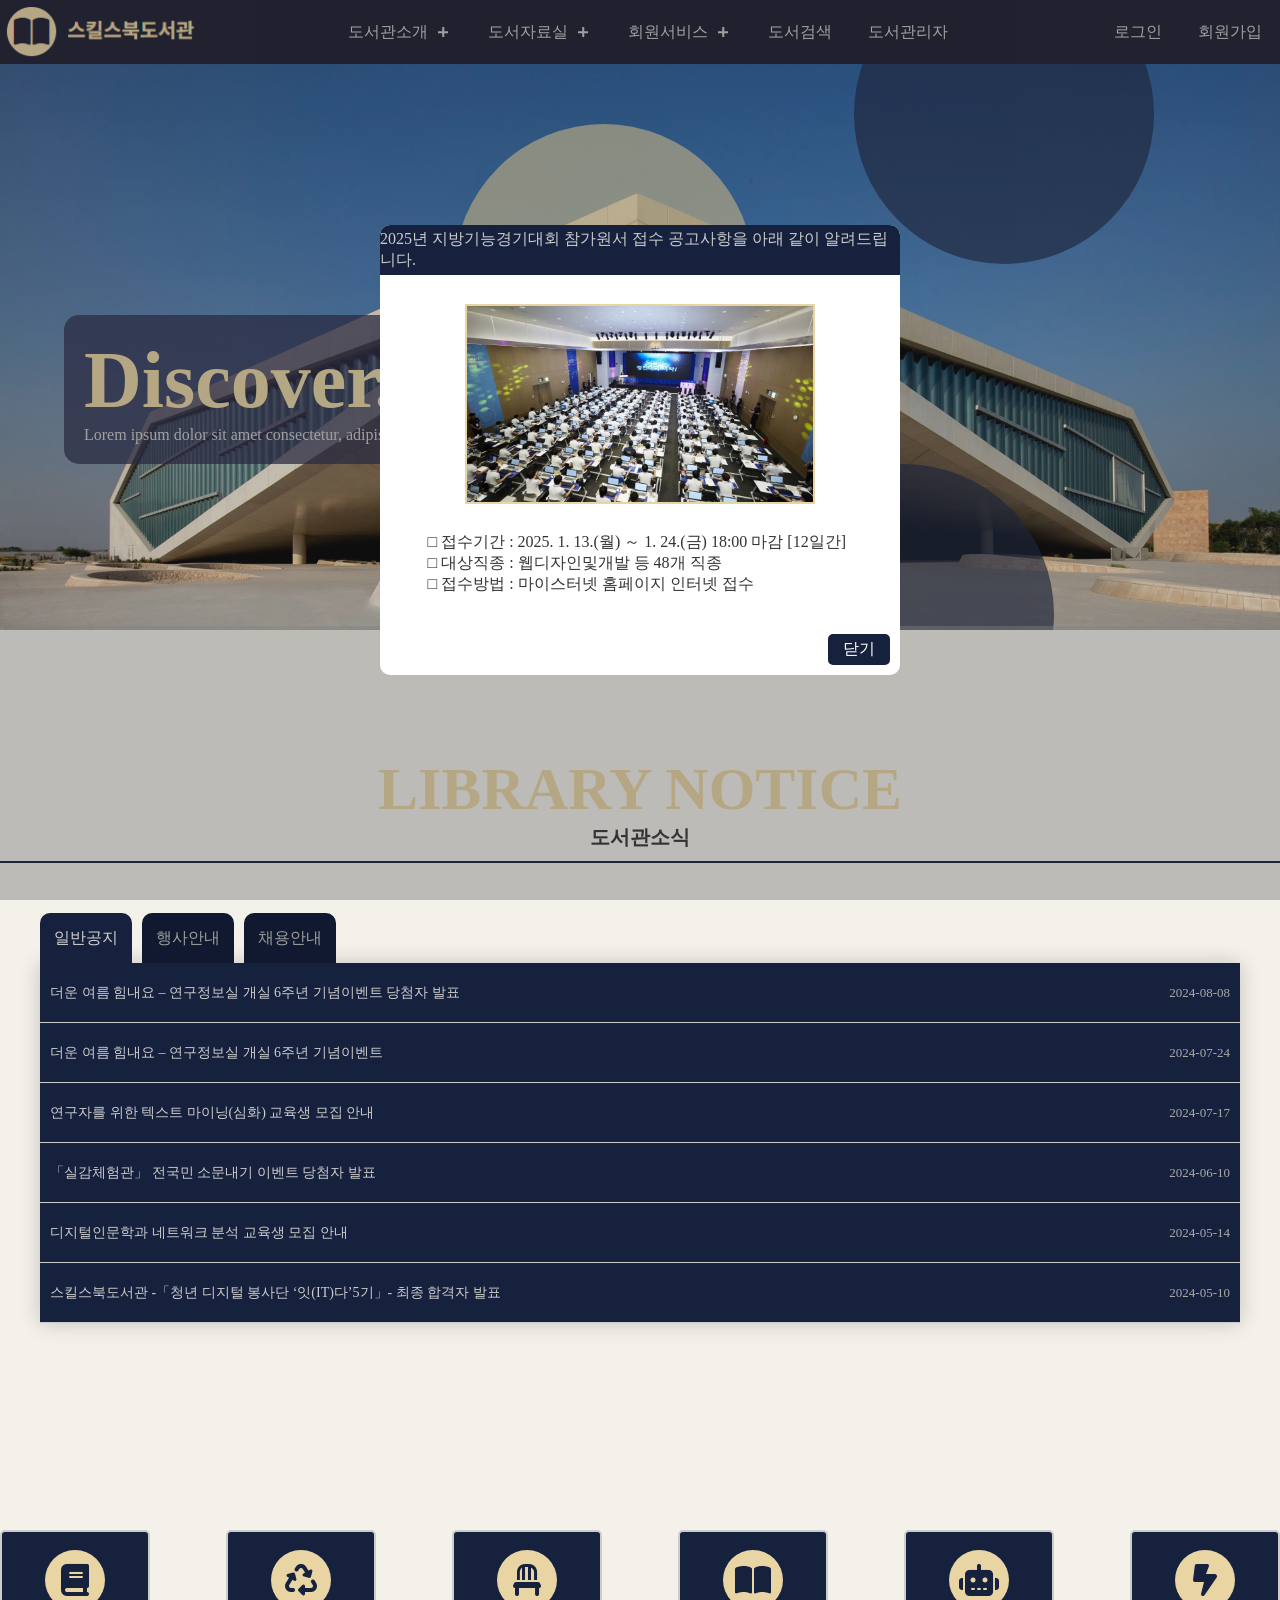
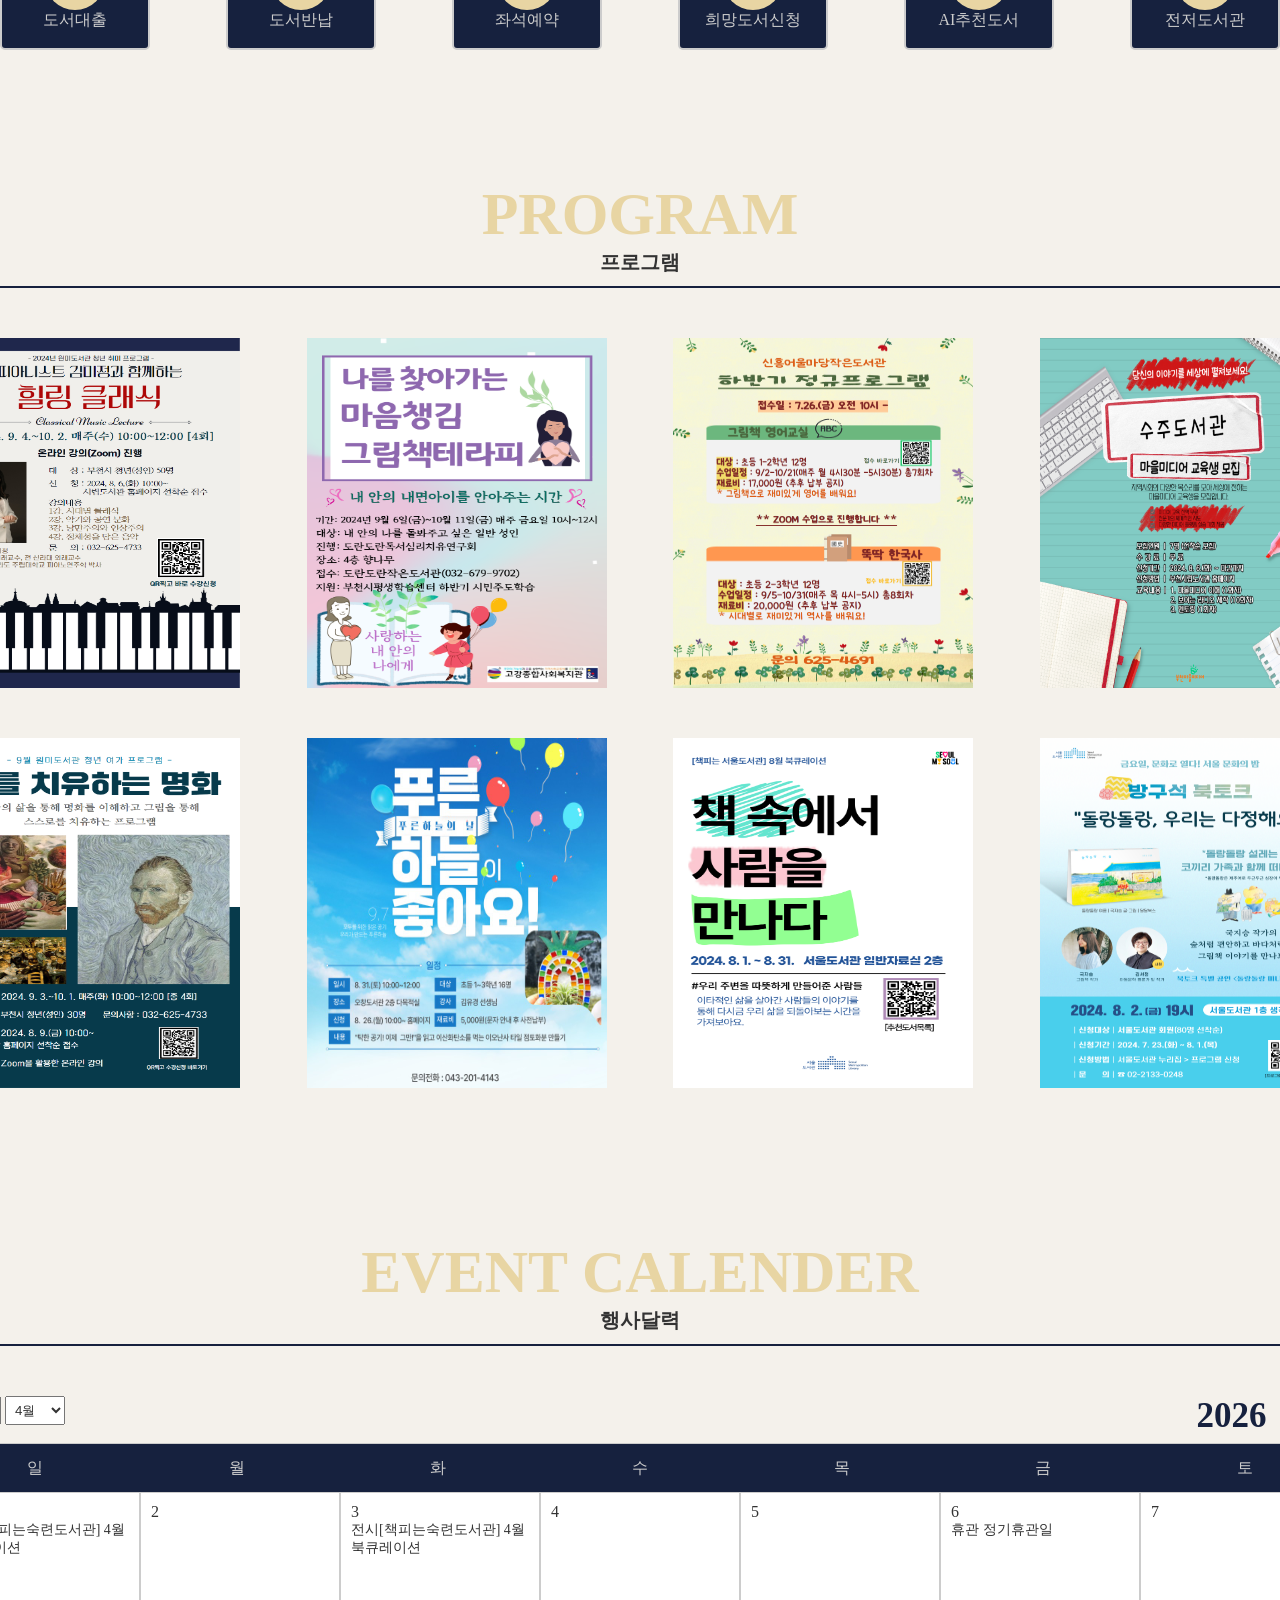
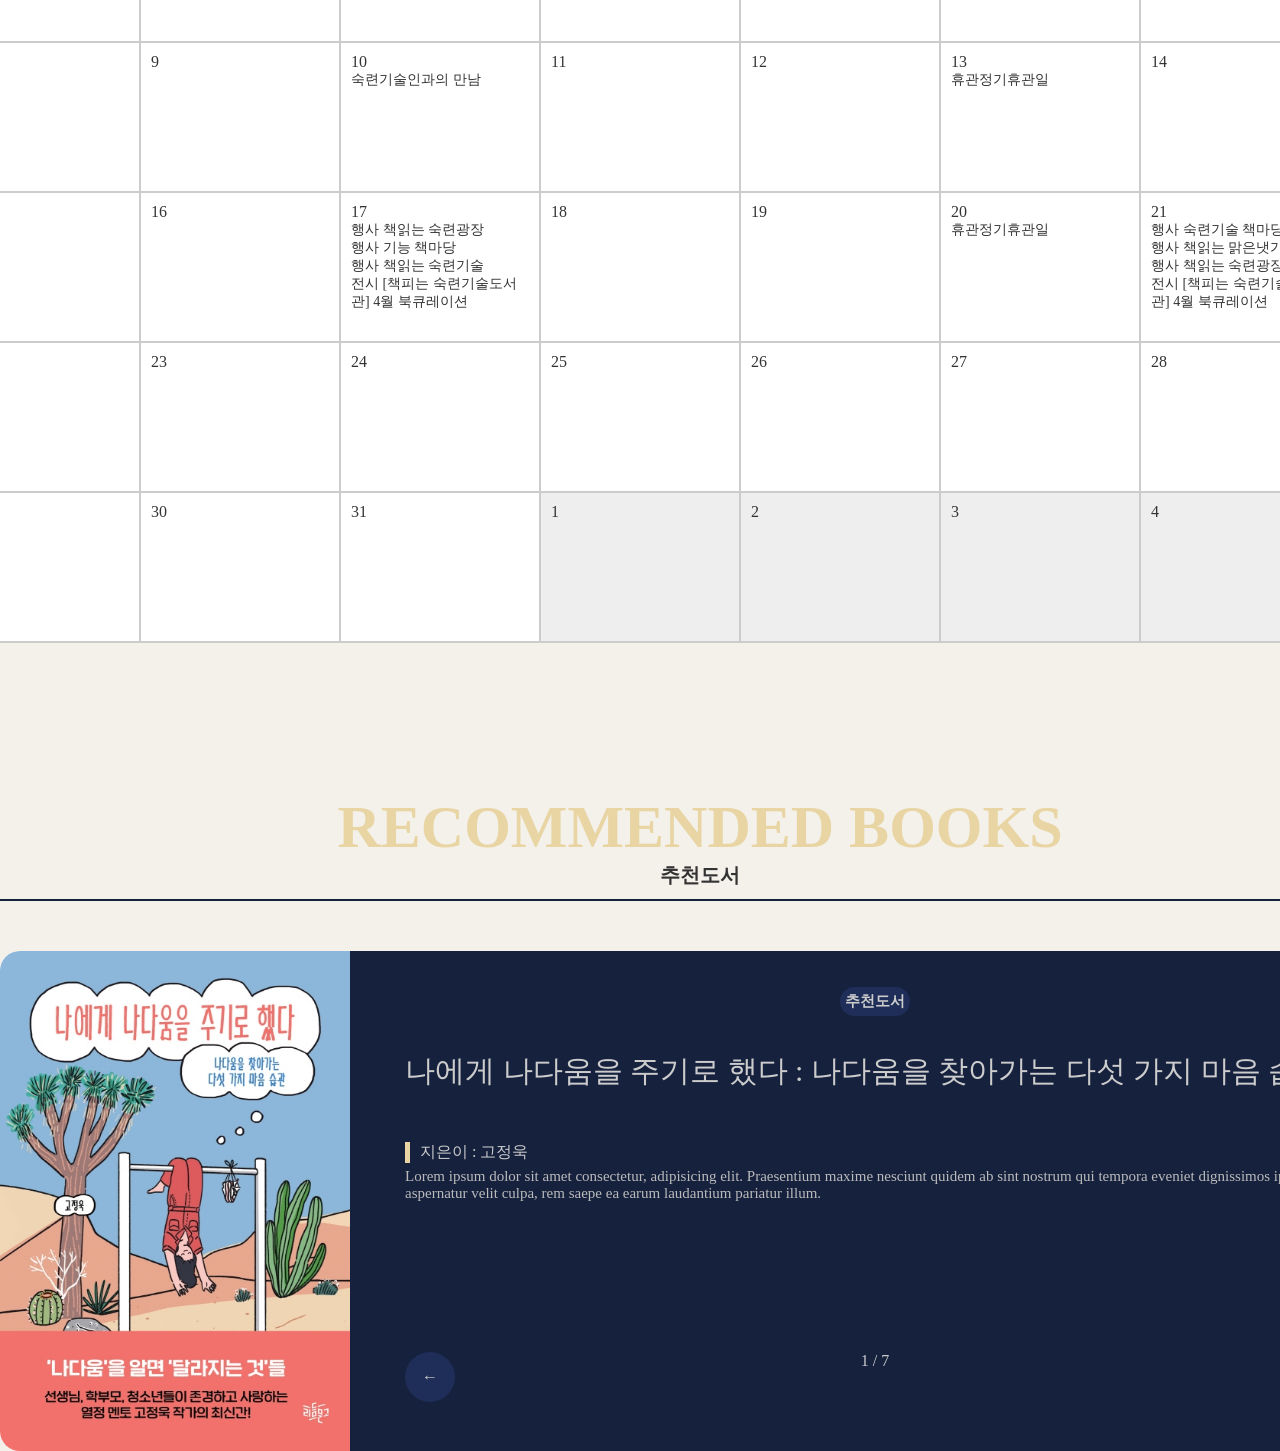
<file: index.html>
<?php
$popups = db::fetchAll("select * ")
?>

<!DOCTYPE html>
<html lang="en">
<head>
    <meta charset="UTF-8">
    <meta name="viewport" content="width=device-width, initial-scale=1.0">
    <title>스킬스북도서관</title>
    <link rel="stylesheet" href="./css/index.css">
    <link rel="stylesheet" href="./fontawesome/css/all.css">
</head>
<body>
    <input type="radio" name="" id="popupclose" hidden>
    <div class="popupcon">
        <div class="popup">
            <div class="ptop">2025년 지방기능경기대회 참가원서 접수 공고사항을 아래 같이 알려드립니다.</div>
            <div class="imgbox"><img src="./images/images (101).jpg" alt=""></div>
            <div class="pbottom">
                <p>□ 접수기간 : 2025. 1. 13.(월) ～ 1. 24.(금) 18:00 마감 [12일간]</p>
                <p>□ 대상직종 : 웹디자인및개발 등 48개 직종</p>
                <p>□ 접수방법 : 마이스터넷 홈페이지 인터넷 접수</p>
            </div>
            <div class="popclose"><label for="popupclose">닫기</label></div>
        </div>
    </div>
    <!-- 헤더 -->
    <div class="header">
        <div class="nav">
            <a href="index.html" class="logo"><img src="./images/logo.png" alt=""></a>
            <div class="nav-a">
                <ul>
                    <li>
                        <input class="focus">
                        <a>도서관소개
                            <span class="np"></span>
                            <span class="underline"></span>
                        </a>
                        <ul class="dropdown">
                            <li><a href="#">도서관소개</a></li>
                            <li><a href="#">도서관현황</a></li>
                        </ul>
                    </li>
                    <li>
                        <input class="focus">
                        <a>도서자료실
                            <span class="np"></span>
                            <span class="underline"></span>
                        </a>
                        <ul class="dropdown">
                            <li><a href="#">자료실</a></li>
                            <li><a href="#">열람실예약</a></li>
                        </ul>
                    </li>
                    <li>
                        <input class="focus">
                        <a>회원서비스
                            <span class="np"></span>
                            <span class="underline"></span>
                        </a>
                        <ul class="dropdown">
                            <li><a href="#">회원가입</a></li>
                            <li><a href="#">마이메이지</a></li>
                        </ul>
                    </li>
                    <li><a href="#">도서검색</a></li>
                    <li><a href="#">도서관리자</a></li>
                </ul>
            </div>
            <div class="nav-b">
                <ul>
                    <li>로그인</li>
                    <li>회원가입</li>                    
                </ul>
            </div>
        </div>
    </div>
    <!-- 베너 -->
    <div class="banner">
        <div class="slide">
            <div class="bg">
                <div class="text">
                    <p class="bigText">Discover. Learn. Grow</p>
                    <p class="smallText">Lorem ipsum dolor sit amet consectetur, adipisicing elit. Cupiditate, voluptatibus.</p>
                </div>
                <div class="circles">
                    <div class="circle c1"></div>
                    <div class="circle c2"></div>
                    <div class="circle c3"></div>
                </div>
            </div>
            <div class="bg">
                <div class="text">
                    <p class="bigText">Open Your Mind Here</p>
                    <p class="smallText">Lorem ipsum dolor sit amet consectetur, adipisicing elit. Cupiditate, voluptatibus.</p>
                </div>
                <div class="circles">
                    <div class="circle c1"></div>
                    <div class="circle c2"></div>
                    <div class="circle c3"></div>
                </div>
            </div>
            <div class="bg">
                <div class="text">
                    <p class="bigText">Books for Every Journey</p>
                    <p class="smallText">Lorem ipsum dolor sit amet consectetur, adipisicing elit. Cupiditate, voluptatibus.</p>
                </div>
                <div class="circles">
                    <div class="circle c1"></div>
                    <div class="circle c2"></div>
                    <div class="circle c3"></div>
                </div>                
            </div>
            <div class="bg">
                <div class="text">
                    <p class="bigText">Discover. Learn. Grow.</p>
                    <p class="smallText">Lorem ipsum dolor sit amet consectetur, adipisicing elit. Cupiditate, voluptatibus.</p>
                </div>
                <div class="circles">
                    <div class="circle c1"></div>
                    <div class="circle c2"></div>
                    <div class="circle c3"></div>
                </div>                
            </div>
        </div>

        <div class="progress">
            <div class="prog-fill"></div>
        </div>
    </div>

    <!-- 소식 -->
    <input type="radio" name="notice" id="n1" hidden checked>
    <input type="radio" name="notice" id="n2" hidden>
    <input type="radio" name="notice" id="n3" hidden>
    <div class="noticeSection">
        <div class="noticeBox">
            <div class="title">
                <div class="en">LIBRARY NOTICE</div>
                <div class="ko">도서관소식</div>
            </div>
            <div class="noticeCon">
                <div class="noticeBtns">
                    <label for="n1" class="nbtn nb1">일반공지</label>
                    <label for="n2" class="nbtn nb2">행사안내</label>
                    <label for="n3" class="nbtn nb3">채용안내</label>
                </div>
                <div class="notice n1">
                    <div class="nrow">
                        <div class="ncont">더운 여름 힘내요 – 연구정보실 개실 6주년 기념이벤트 당첨자 발표</div>
                        <div class="ndate">2024-08-08</div>
                    </div>
                    <div class="nrow">
                        <div class="ncont">더운 여름 힘내요 – 연구정보실 개실 6주년 기념이벤트</div>
                        <div class="ndate">2024-07-24</div>
                    </div>
                    <div class="nrow">
                        <div class="ncont">연구자를 위한 텍스트 마이닝(심화) 교육생 모집 안내</div>
                        <div class="ndate">2024-07-17</div>
                    </div>
                    <div class="nrow">
                        <div class="ncont">「실감체험관」 전국민 소문내기 이벤트 당첨자 발표</div>
                        <div class="ndate">2024-06-10</div>
                    </div>
                    <div class="nrow">
                        <div class="ncont">디지털인문학과 네트워크 분석 교육생 모집 안내</div>
                        <div class="ndate">2024-05-14</div>
                    </div>
                    <div class="nrow">
                        <div class="ncont">스킬스북도서관 -「청년 디지털 봉사단 ‘잇(IT)다’5기」- 최종 합격자 발표</div>
                        <div class="ndate">2024-05-10</div>
                    </div>
                </div>
                <div class="notice n2">
                    <div class="nrow">
                        <div class="ncont">2024년 제9회 「월간 인문학을 만나다」 강연 안내</div>
                        <div class="ndate">2024-08-08</div>
                    </div>
                    <div class="nrow">
                        <div class="ncont">「스킬스북도서관이 간식박스 쏩니다!」7월 당첨 발표</div>
                        <div class="ndate">2024-08-07</div>
                    </div>
                    <div class="nrow">
                        <div class="ncont">별 헤는 「실감체험관」이벤트</div>
                        <div class="ndate">2024-07-25</div>
                    </div>
                    <div class="nrow">
                        <div class="ncont">2024년 제8회 「월간 인문학을 만나다」 강연 안내</div>
                        <div class="ndate">2024-07-15</div>
                    </div>
                    <div class="nrow">
                        <div class="ncont">스킬스북도서관이 간식박스 쏩니다!</div>
                        <div class="ndate">2024-07-02</div>
                    </div>
                    <div class="nrow">
                        <div class="ncont">2024년 제7회 「월간 인문학을 만나다」 강연 안내</div>
                        <div class="ndate">2024-07-01</div>
                    </div>
                </div>
                <div class="notice n3">
                    <div class="nrow">
                        <div class="ncont">2024년 사서직 공무원 경력경쟁채용 필기시험 정답가안 공개 및 이의제기 안내</div>
                        <div class="ndate">2024-08-03</div>
                    </div>
                    <div class="nrow">
                        <div class="ncont">스킬스북도서관 공무직 근로자(미화) 채용 서류전형 합격자 및 면접전형 공고</div>
                        <div class="ndate">2024-08-02</div>
                    </div>
                    <div class="nrow">
                        <div class="ncont">2024년도 사서직 공무원 경력경쟁채용 필기시험 일정 ‧ 장소 및 응시자 준수사항 공고</div>
                        <div class="ndate">2024-07-26</div>
                    </div>
                    <div class="nrow">
                        <div class="ncont">스킬스북도서관 공무직 근로자(미화) 채용공고(재재공고)</div>
                        <div class="ndate">2024-07-24</div>
                    </div>
                    <div class="nrow">
                        <div class="ncont">스킬스북도서관 국가서지과 공무직 근로자 채용 최종 합격자 공고</div>
                        <div class="ndate">2024-07-18</div>
                    </div>
                    <div class="nrow">
                        <div class="ncont">스킬스북도서관 국가서지과 기간제 근로자(휴직대체) 채용 최종합격자 공고</div>
                        <div class="ndate">2024-07-16</div>
                    </div>
                    <div class="nrow">
                        <div class="ncont">스킬스북도서관 국가서지과 공무직 근로자 채용 서류전형(1차) 합격자 발표 및 면접시험(2차) 계획 공고</div>
                        <div class="ndate">2024-07-05</div>
                    </div>
                </div>
            </div>            
        </div>
    </div>
    <!-- 자주찾는 메뉴 -->
    <div class="menuSeaction">
        <div class="menuBox">
            <div class="menucon"><i class="fa fa-book fa-2x"></i>도서대출</div>
            <div class="menucon"><i class="fa fa-recycle fa-2x"></i>도서반납</div>
            <div class="menucon"><i class="fa fa-chair fa-2x"></i>좌석예약</div>
            <div class="menucon"><i class="fa fa-book-open fa-2x"></i>희망도서신청</div>
            <div class="menucon"><i class="fa fa-robot fa-2x"></i>AI추천도서</div>
            <div class="menucon"><i class="fa fa-bolt-lightning fa-2x"></i>전저도서관</div>
        </div>
    </div>
    <!-- 프로그램 -->
    <input type="checkbox" name="progcard" id="card1" hidden>
    <input type="checkbox" name="progcard" id="card2" hidden>
    <input type="checkbox" name="progcard" id="card3" hidden>
    <input type="checkbox" name="progcard" id="card4" hidden>
    <input type="checkbox" name="progcard" id="card5" hidden>
    <input type="checkbox" name="progcard" id="card6" hidden>
    <input type="checkbox" name="progcard" id="card7" hidden>
    <input type="checkbox" name="progcard" id="card8" hidden>
    <div class="progcard card1">
        <div class="prog">
            <div class="progheader">
                <div class="progtitle">피아니스트 김미정과 함께하는 힐링 클래식</div>
                <label for="card1" class="pclose">닫기</label>
            </div>
            <div class="progcont"><img src="./prog/1.jpg" alt=""></div>
        </div>
    </div>
    <div class="progcard card2">
        <div class="prog">
            <div class="progheader">
                <div class="progtitle">도란도란] 나를 찾아가는 마음챙김 그림책테라피</div>
                <label for="card2" class="pclose">닫기</label>
            </div>
            <div class="progcont"><img src="./prog/2.png" alt=""></div>
        </div>
    </div>
    <div class="progcard card3">
        <div class="prog">
            <div class="progheader">
                <div class="progtitle">신흥어울마당작은]2024년 하반기 프로그램 ' 뚝딱 한국사'</div>
                <label for="card3" class="pclose">닫기</label>
            </div>
            <div class="progcont"><img src="./prog/3.jpg" alt=""></div>
        </div>
    </div>
    <div class="progcard card4">
        <div class="prog">
            <div class="progheader">
                <div class="progtitle">[수주](성인)마을미디어 교육생 모집</div>
                <label for="card4" class="pclose">닫기</label>
            </div>
            <div class="progcont"><img src="./prog/4.png" alt=""></div>
        </div>
    </div>
    <div class="progcard card5">
        <div class="prog">
            <div class="progheader">
                <div class="progtitle">나를 치유하는 명화</div>
                <label for="card5" class="pclose">닫기</label>
            </div>
            <div class="progcont"><img src="./prog/5.jpg" alt=""></div>
        </div>
    </div>
    <div class="progcard card6">
        <div class="prog">
            <div class="progheader">
                <div class="progtitle">[문화가 있는 날] 푸른 하늘이 좋아요!</div>
                <label for="card6" class="pclose">닫기</label>
            </div>
            <div class="progcont"><img src="./prog/6.jpg" alt=""></div>
        </div>
    </div>
    <div class="progcard card7">
        <div class="prog">
            <div class="progheader">
                <div class="progtitle">책 속에서 사람을 만나다 </div>
                <label for="card7" class="pclose">닫기</label>
            </div>
            <div class="progcont"><img src="./prog/7.jpg" alt=""></div>
        </div>
    </div>
    <div class="progcard card8">
        <div class="prog">
            <div class="progheader">
                <div class="progtitle">서울 문화의 밤(8월) 행사 - 국지승 그림책 작가와 방구석 북토크</div>
                <label for="card8" class="pclose">닫기</label>
            </div>
            <div class="progcont"><img src="./prog/8.jpg" alt=""></div>
        </div>
    </div>
    <div class="progSection">
        <div class="progBox">
            <div class="title">
                <div class="en">PROGRAM</div>
                <div class="ko">프로그램</div>
            </div>
            <div class="progCon">
                <label for="card1" class="progimg"><img src="./prog/1.jpg" alt="프로그램1"><p class="ptitle">피아니스트 김미정과 함께하는 힐링 클래식</p></label>
                <label for="card2" class="progimg"><img src="./prog/2.png" alt="프로그램2"><p class="ptitle">도란도란] 나를 찾아가는 마음챙김 그림책테라피</p></label>
                <label for="card3" class="progimg"><img src="./prog/3.jpg" alt="프로그램3"><p class="ptitle">신흥어울마당작은]2024년 하반기 프로그램 ' 뚝딱 한국사'</p></label>
                <label for="card4" class="progimg"><img src="./prog/4.png" alt="프로그램4"><p class="ptitle">[수주](성인)마을미디어 교육생 모집</p></label>
                <label for="card5" class="progimg"><img src="./prog/5.jpg" alt="프로그램5"><p class="ptitle">나를 치유하는 명화</p></label>
                <label for="card6" class="progimg"><img src="./prog/6.jpg" alt="프로그램6"><p class="ptitle">[문화가 있는 날] 푸른 하늘이 좋아요!</p></label>
                <label for="card7" class="progimg"><img src="./prog/7.jpg" alt="프로그램7"><p class="ptitle">책 속에서 사람을 만나다</p></label>
                <label for="card8" class="progimg"><img src="./prog/8.jpg" alt="프로그램8"><p class="ptitle">서울 문화의 밤(8월) 행사 - 국지승 그림책 작가와 방구석 북토크</p></label>
            </div>
        </div>
    </div>

    <!-- 달력 -->

    <div class="calenderSection">
        <div class="calenderBox">
            <div class="title">
                <div class="en">EVENT CALENDER</div>
                <div class="ko">행사달력</div>
            </div>
            <div class="calcon">
                <div class="calselect">
                    <div class="calselects">
                        <select id="year">
                            <option value="2025">2025</option>
                            <option value="2026" selected>2026</option>
                            <option value="2027">2027</option>
                        </select>
                        <select id="month">
                            <option value="1">1월</option>
                            <option value="2">2월</option>
                            <option value="3">3월</option>
                            <option value="4" selected>4월</option>
                            <option value="5">5월</option>
                            <option value="6">6월</option>
                            <option value="7">7월</option>
                            <option value="8">8월</option>
                            <option value="9">9월</option>
                            <option value="10">10월</option>
                            <option value="11">11월</option>
                            <option value="12">12월</option>
                        </select>                        
                    </div>
                    <div class="calinfo">
                        <div class="year">2026</div>
                        <div class="month">4월</div>                        
                    </div>
                </div>
                <div class="calender">
                    <div class="caltop">
                        <div>일</div>
                        <div>월</div>
                        <div>화</div>
                        <div>수</div>
                        <div>목</div>
                        <div>금</div>
                        <div>토</div>
                    </div>
                    <div class="calbottom">
                        <div class="calrow">
                            <div class="days">1 <div>전시[책피는숙련도서관] 4월 북큐레이션</div></div>
                            <div class="days">2</div>
                            <div class="days">3 <div>전시[책피는숙련도서관] 4월 북큐레이션</div></div>
                            <div class="days">4</div>
                            <div class="days">5</div>
                            <div class="days">6 <div>휴관 정기휴관일</div></div>
                            <div class="days">7</div>
                        </div>
                        <div class="calrow">
                            <div class="days">8</div>
                            <div class="days">9</div>
                            <div class="days">10 <div>숙련기술인과의 만남</div></div>
                            <div class="days">11</div>
                            <div class="days">12</div>
                            <div class="days">13 <div>휴관정기휴관일</div></div>
                            <div class="days">14</div>
                        </div>
                        <div class="calrow">
                            <div class="days">15</div>
                            <div class="days">16</div>
                            <div class="days">17 <div>행사 책읽는 숙련광장 <br> 행사 기능 책마당 <br> 행사 책읽는 숙련기술 <br> 전시 [책피는 숙련기술도서관] 4월 북큐레이션</div></div>
                            <div class="days">18</div>
                            <div class="days">19</div>
                            <div class="days">20 <div>휴관정기휴관일</div></div>
                            <div class="days">21 <div>행사 숙련기술 책마당 <br> 행사 책읽는 맑은냇가 <br> 행사 책읽는 숙련광장 <br> 전시 [책피는 숙련기술도서관] 4월 북큐레이션</div></div>
                        </div>
                        <div class="calrow">
                            <div class="days">22</div>
                            <div class="days">23</div>
                            <div class="days">24</div>
                            <div class="days">25</div>
                            <div class="days">26</div>
                            <div class="days">27</div>
                            <div class="days">28</div>
                        </div>
                        <div class="calrow">
                            <div class="days">29</div>
                            <div class="days">30</div>
                            <div class="days">31</div>
                            <div class="days nextm">1</div>
                            <div class="days nextm">2</div>
                            <div class="days nextm">3</div>
                            <div class="days nextm">4</div>
                        </div>
                    </div>
                </div>
            </div>
        </div>
    </div>
    <input type="radio" name="recSection" id="bs1" hidden>
    <input type="radio" name="recSection" id="bs2" hidden>
    <input type="radio" name="recSection" id="bs3" hidden>
    <input type="radio" name="recSection" id="bs4" hidden>
    <input type="radio" name="recSection" id="bs5" hidden>
    <input type="radio" name="recSection" id="bs6" hidden>
    <input type="radio" name="recSection" id="bs7" hidden>
    <input type="radio" name="recSection" id="bs8" hidden>
    <input type="radio" name="recSection" id="bs9" hidden>
    <input type="radio" name="recSection" id="bs10" hidden>
    <input type="radio" name="recSection" id="bs11" hidden>
    <input type="radio" name="recSection" id="bs12" hidden>
    <input type="radio" name="recSection" id="bs13" hidden>
    <input type="radio" name="recSection" id="bs14" hidden>
    <div class="recSection">
        <div class="recBox">
            <div class="title">
                <div class="en">RECOMMENDED BOOKS</div>
                <div class="ko">추천도서</div>
            </div>
            <div class="books">                
                <div class="recbook">
                    <div class="rLeft">
                        <img src="./rec/추천도서1.jpg" alt="">
                    </div>
                    <div class="rRight">
                        <div class="retop">
                            <div class="bookNum">추천도서</div>
                        </div>
                        <div class="remid">
                            <div class="retext">
                                <div class="btitle">나에게 나다움을 주기로 했다 : 나다움을 찾아가는 다섯 가지 마음 습관</div>
                                <div class="author">지은이 : 고정욱</div>
                                <div class="bcont">Lorem ipsum dolor sit amet consectetur, adipisicing elit. Praesentium maxime nesciunt quidem ab sint nostrum qui tempora eveniet dignissimos ipsam aspernatur velit culpa, rem saepe ea earum laudantium pariatur illum.</div>
                            </div>
                        </div>
                        <div class="rbottom">
                            <div class="rebtns">
                                <label for="bs1">←</label>
                                <div class="pagination">
                                    <span class="curpage"></span> / <span class="totalpage">7</span>
                                </div>
                                <label for="bs2">→</label>                            
                            </div>
                        </div>
                    </div>
                </div>                
                <div class="recbook">
                    <div class="rLeft">
                        <img src="./rec/추천도서2.jpg" alt="">
                    </div>
                    <div class="rRight">
                        <div class="retop">
                            <div class="bookNum">추천도서</div>
                        </div>
                        <div class="remid">
                            <div class="retext">
                                <div class="btitle">여름이 반짝</div>
                                <div class="author">지은이 : 김수빈</div>
                                <div class="bcont">Lorem ipsum dolor sit amet consectetur, adipisicing elit. Praesentium maxime nesciunt quidem ab sint nostrum qui tempora eveniet dignissimos ipsam aspernatur velit culpa, rem saepe ea earum laudantium pariatur illum.</div>
                            </div>
                        </div>
                        <div class="rbottom">
                            <div class="rebtns">
                                <label for="bs3">←</label>
                                <div class="pagination">
                                    <span class="curpage"></span> / <span class="totalpage">7</span>
                                </div>
                                <label for="bs4">→</label>                            
                            </div>
                        </div>
                    </div>
                </div>                
                <div class="recbook">
                    <div class="rLeft">
                        <img src="./rec/추천도서3.jpg" alt="">
                    </div>
                    <div class="rRight">
                        <div class="retop">
                            <div class="bookNum">추천도서</div>
                        </div>
                        <div class="remid">
                            <div class="retext">
                                <div class="btitle">사랑 한 꼬집을 넣으면</div>
                                <div class="author">지은이 : 배리 팀스</div>
                                <div class="bcont">Lorem ipsum dolor sit amet consectetur, adipisicing elit. Praesentium maxime nesciunt quidem ab sint nostrum qui tempora eveniet dignissimos ipsam aspernatur velit culpa, rem saepe ea earum laudantium pariatur illum.</div>
                            </div>
                        </div>
                        <div class="rbottom">
                            <div class="rebtns">
                                <label for="bs5">←</label>
                                <div class="pagination">
                                    <span class="curpage"></span> / <span class="totalpage">7</span>
                                </div>
                                <label for="bs6">→</label>                            
                            </div>
                        </div>
                    </div>
                </div>                
                <div class="recbook">
                    <div class="rLeft">
                        <img src="./rec/추천도서4.jpg" alt="">
                    </div>
                    <div class="rRight">
                        <div class="retop">
                            <div class="bookNum">추천도서</div>
                        </div>
                        <div class="remid">
                            <div class="retext">
                                <div class="btitle">정말 정말 소리 지르고 싶어!</div>
                                <div class="author">지은이 : 사이먼 필립</div>
                                <div class="bcont">Lorem ipsum dolor sit amet consectetur, adipisicing elit. Praesentium maxime nesciunt quidem ab sint nostrum qui tempora eveniet dignissimos ipsam aspernatur velit culpa, rem saepe ea earum laudantium pariatur illum.</div>
                            </div>
                        </div>
                        <div class="rbottom">
                            <div class="rebtns">
                                <label for="bs7">←</label>
                                <div class="pagination">
                                    <span class="curpage"></span> / <span class="totalpage">7</span>
                                </div>
                                <label for="bs8">→</label>                            
                            </div>
                        </div>
                    </div>
                </div>                
                <div class="recbook">
                    <div class="rLeft">
                        <img src="./rec/추천도서5.jpg" alt="">
                    </div>
                    <div class="rRight">
                        <div class="retop">
                            <div class="bookNum">추천도서</div>
                        </div>
                        <div class="remid">
                            <div class="retext">
                                <div class="btitle">힐빌리의 노래 : 위기의 가정과 문화에 대한 회고</div>
                                <div class="author">지은이 : J.D 밴스</div>
                                <div class="bcont">Lorem ipsum dolor sit amet consectetur, adipisicing elit. Praesentium maxime nesciunt quidem ab sint nostrum qui tempora eveniet dignissimos ipsam aspernatur velit culpa, rem saepe ea earum laudantium pariatur illum.</div>
                            </div>
                        </div>
                        <div class="rbottom">
                            <div class="rebtns">
                                <label for="bs9">←</label>
                                <div class="pagination">
                                    <span class="curpage"></span> / <span class="totalpage">7</span>
                                </div>
                                <label for="bs10">→</label>                            
                            </div>
                        </div>
                    </div>
                </div>                
                <div class="recbook">
                    <div class="rLeft">
                        <img src="./rec/추천도서6.jpg" alt="">
                    </div>
                    <div class="rRight">
                        <div class="retop">
                            <div class="bookNum">추천도서</div>
                        </div>
                        <div class="remid">
                            <div class="retext">
                                <div class="btitle">(허영만의) 커피 한잔 할까요?</div>
                                <div class="author">지은이 : 허영만</div>
                                <div class="bcont">Lorem ipsum dolor sit amet consectetur, adipisicing elit. Praesentium maxime nesciunt quidem ab sint nostrum qui tempora eveniet dignissimos ipsam aspernatur velit culpa, rem saepe ea earum laudantium pariatur illum.</div>
                            </div>
                        </div>
                        <div class="rbottom">
                            <div class="rebtns">
                                <label for="bs11">←</label>
                                <div class="pagination">
                                    <span class="curpage"></span> / <span class="totalpage">7</span>
                                </div>
                                <label for="bs12">→</label>                            
                            </div>
                        </div>
                    </div>
                </div>                
                <div class="recbook">
                    <div class="rLeft">
                        <img src="./rec/추천도서7.jpg" alt="">
                    </div>
                    <div class="rRight">
                        <div class="retop">
                            <div class="bookNum">추천도서</div>
                        </div>
                        <div class="remid">
                            <div class="retext">
                                <div class="btitle">두더지의 여름: 김상근 그림책</div>
                                <div class="author">지은이 : 김상근</div>
                                <div class="bcont">Lorem ipsum dolor sit amet consectetur, adipisicing elit. Praesentium maxime nesciunt quidem ab sint nostrum qui tempora eveniet dignissimos ipsam aspernatur velit culpa, rem saepe ea earum laudantium pariatur illum.</div>
                            </div>
                        </div>
                        <div class="rbottom">
                            <div class="rebtns">
                                <label for="bs13">←</label>
                                <div class="pagination">
                                    <span class="curpage"></span> / <span class="totalpage">7</span>
                                </div>
                                    
                                <label for="bs14">→</label>                            
                            </div>
                        </div>
                    </div>
                </div>                
            </div>
        </div>
    </div>
</body>
</html>
</file>
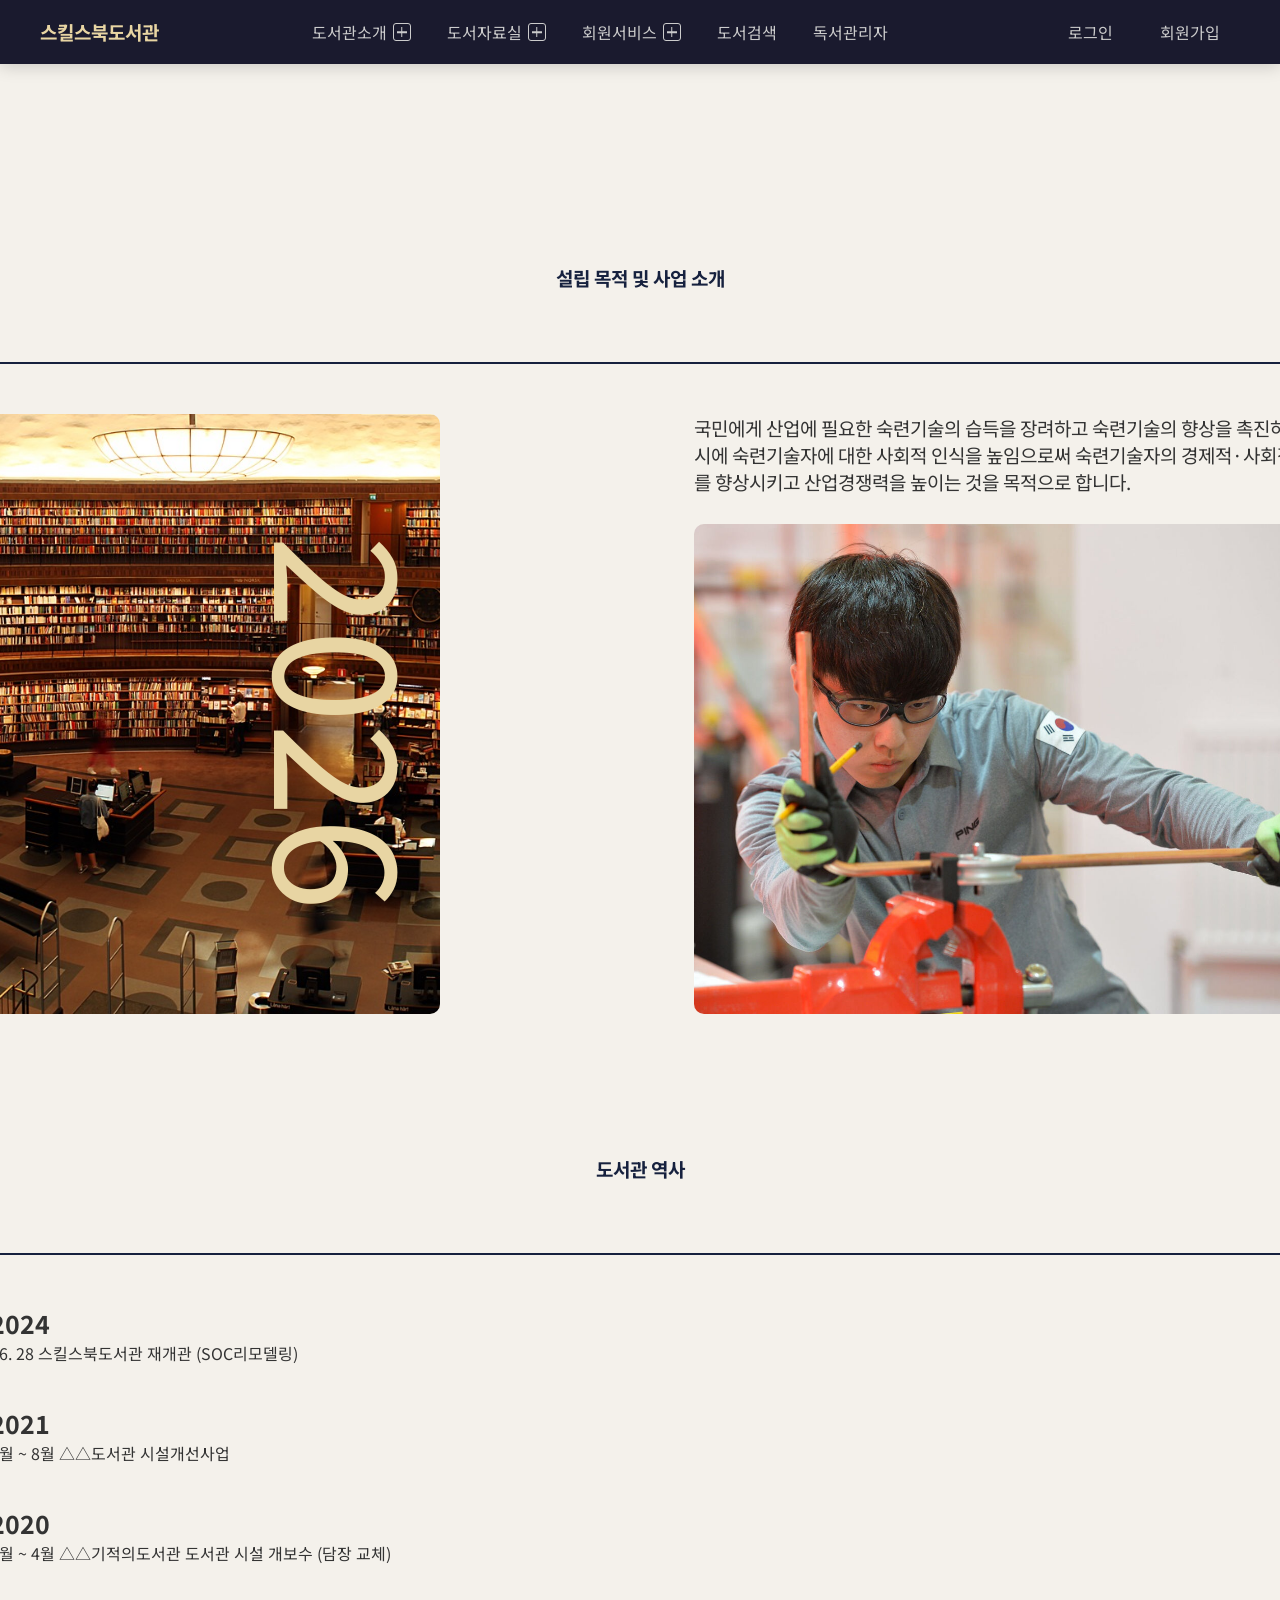
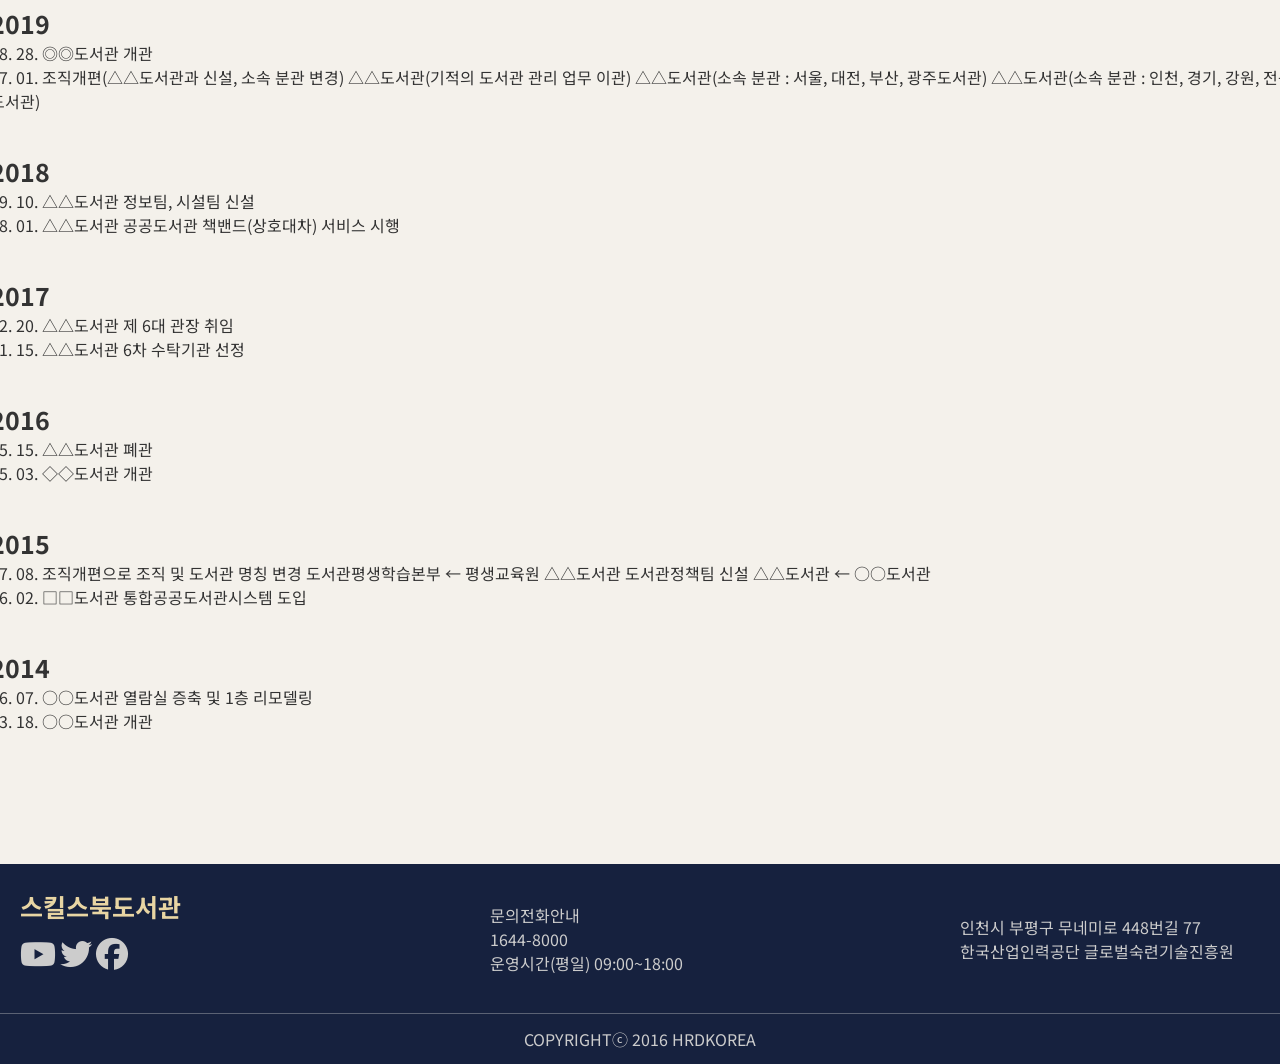
<file: sub01.html>
<!DOCTYPE html>
<html lang="en">
<head>
    <meta charset="UTF-8">
    <meta name="viewport" content="width=device-width, initial-scale=1.0">
    <title>Document</title>
    <link rel="stylesheet" href="./css/sub01.css">
    <link rel="stylesheet" href="./fontawesome/css/all.css">
</head>
<body>

        <div class="header">
        <div class="nav">
            <div class="logo"><a href="index.html">스킬스북도서관</a></div>
            <div class="nav-a">
                <ul>
    
                    <li>
                        <input class="focus-trap">
                        <a>도서관소개
                            <span class="np"></span>
                            <span class="underline"></span>
                        </a>
                        <ul class="dropdown">
                            <li><a href="sub01.html">도서관소개</a></li>
                            <li><a href="#">도서관현황</a></li>
                        </ul>
                    </li>
    
                    <li>
                        <input class="focus-trap">
                        <a>도서자료실
                            <span class="np"></span>
                            <span class="underline"></span>
                        </a>
                        <ul class="dropdown">
                            <li><a href="#">자료실</a></li>
                            <li><a href="#">열람실예약</a></li>
                        </ul>
                    </li>
    
                    <li>
                        <input class="focus-trap">
                        <a>회원서비스
                            <span class="np"></span>
                            <span class="underline"></span>
                        </a>
                        <ul class="dropdown">
                            <li><a href="#">회원가입</a></li>
                            <li><a href="#">마이페이지</a></li>
                        </ul>
                    </li>

                    <li><a href="#">도서검색</a></li>   
                    <li><a href="#">독서관리자</a></li>
                </ul>
            </div>                
            <ul class="nav-b">
                <li><a href="#">로그인</a></li>
                <li><a href="#">회원가입</a></li>                        
            </ul>
        </div>
    </div>

    <div class="introSection">
        <div class="introCon">
            <div class="title">
                <div class="Bt">설립 목적 및 사업 소개</div>
            </div>
            <div class="intro">
                <div class="introBox">
                    <div class="introimg"><img src="./images/images (43).jpg" alt=""></div>
                    <h1>2026</h1>
                </div>
                <div class="introtextbox">
                    <div class="introtext">
                        국민에게 산업에 필요한 숙련기술의 습득을 장려하고 숙련기술의
                        향상을 촉진하는 동시에 숙련기술자에 대한 사회적 인식을 높임으로써 숙련기술자의 경제적·사회적 지위를 향상시키고 산업경쟁력을 높이는 것을 목적으로 합니다.
                    </div>
                    <div class="imgbox"><img src="./images/images (107).jpg" alt="">  </div>                  
                </div>
            </div>
        </div>
    </div>

    <div class="timelineSection">
        <div class="timelinecon">
            <div class="title">
                <div class="Bt">도서관 역사</div>
            </div>

            <div class="timeline">
                <div class="timeline-item">
                    <div class="dot"></div>
                    <div class="content">
                        <h3>2024</h3>
                        <p>06. 28 스킬스북도서관 재개관 (SOC리모델링)</p>
                    </div>
                </div>
                <div class="timeline-item">
                    <div class="dot"></div>
                    <div class="content">
                        <h3>2021</h3>
                        <p>5월 ~ 8월 △△도서관 시설개선사업</p>
                    </div>
                </div>
                <div class="timeline-item">
                    <div class="dot"></div>
                    <div class="content">
                        <h3>2020</h3>
                        <p>3월 ~ 4월 △△기적의도서관 도서관 시설 개보수 (담장 교체)</p>
                    </div>
                </div>
                <div class="timeline-item">
                    <div class="dot"></div>
                    <div class="content">
                        <h3>2019</h3>
                        <p>08. 28. ◎◎도서관 개관</p>
                        <p>07. 01.
                            조직개편(△△도서관과 신설, 소속 분관 변경)
                            △△도서관(기적의 도서관 관리 업무 이관)
                            △△도서관(소속 분관 : 서울, 대전, 부산, 광주도서관)
                            △△도서관(소속 분관 : 인천, 경기, 강원, 전북, 울산도서관)</p>
                    </div>
                </div>
                <div class="timeline-item">
                    <div class="dot"></div>
                    <div class="content">
                        <h3>2018</h3>
                        <p>09. 10. △△도서관 정보팀, 시설팀 신설</p>
                        <p>08. 01. △△도서관 공공도서관 책밴드(상호대차) 서비스 시행</p>
                    </div>
                </div>
                <div class="timeline-item">
                    <div class="dot"></div>
                    <div class="content">
                        <h3>2017</h3>
                        <p>12. 20. △△도서관 제 6대 관장 취임</p>
                        <p>11. 15. △△도서관 6차 수탁기관 선정</p>
                    </div>
                </div>
                <div class="timeline-item">
                    <div class="dot"></div>
                    <div class="content">
                        <h3>2016</h3>
                        <p>05. 15. △△도서관 폐관</p>
                        <p>05. 03. ◇◇도서관 개관</p>
                    </div>
                </div>
                <div class="timeline-item">
                    <div class="dot"></div>
                    <div class="content">
                        <h3>2015</h3>
                        <p>07. 08.
                            조직개편으로 조직 및 도서관 명칭 변경
                            도서관평생학습본부 ← 평생교육원
                            △△도서관 도서관정책팀 신설
                            △△도서관 ← ○○도서관</p>
                        <p>06. 02. □□도서관 통합공공도서관시스템 도입</p>
                    </div>
                </div>
                <div class="timeline-item">
                    <div class="dot"></div>
                    <div class="content">
                        <h3>2014</h3>
                        <p>06. 07. ○○도서관 열람실 증축 및 1층 리모델링</p>
                        <p>03. 18. ○○도서관 개관</p>
                    </div>
                </div>
            </div>
        </div>
    </div>

    <div class="footer">
        <div class="f-top">
            <div class="f-left">
                <div class="logo f-logo">스킬스북도서관</div>
                <i class="fab fa-youtube fa-2x"></i>
                <i class="fab fa-twitter fa-2x"></i>
                <i class="fab fa-facebook fa-2x"></i>
            </div>
            <div class="f-middle">
                <div>문의전화안내</div>
                <div>1644-8000</div>
                <div>운영시간(평일) 09:00~18:00</div>
            </div>
            <div class="f-right">
                <div>인천시 부평구 무네미로 448번길 77</div>
                <div>한국산업인력공단 글로벌숙련기술진흥원</div>
            </div>
        </div>
        <div class="f-bottom">
            <div>COPYRIGHTⓒ 2016 HRDKOREA</div>
        </div>
    </div>
</body>
</html>
</file>
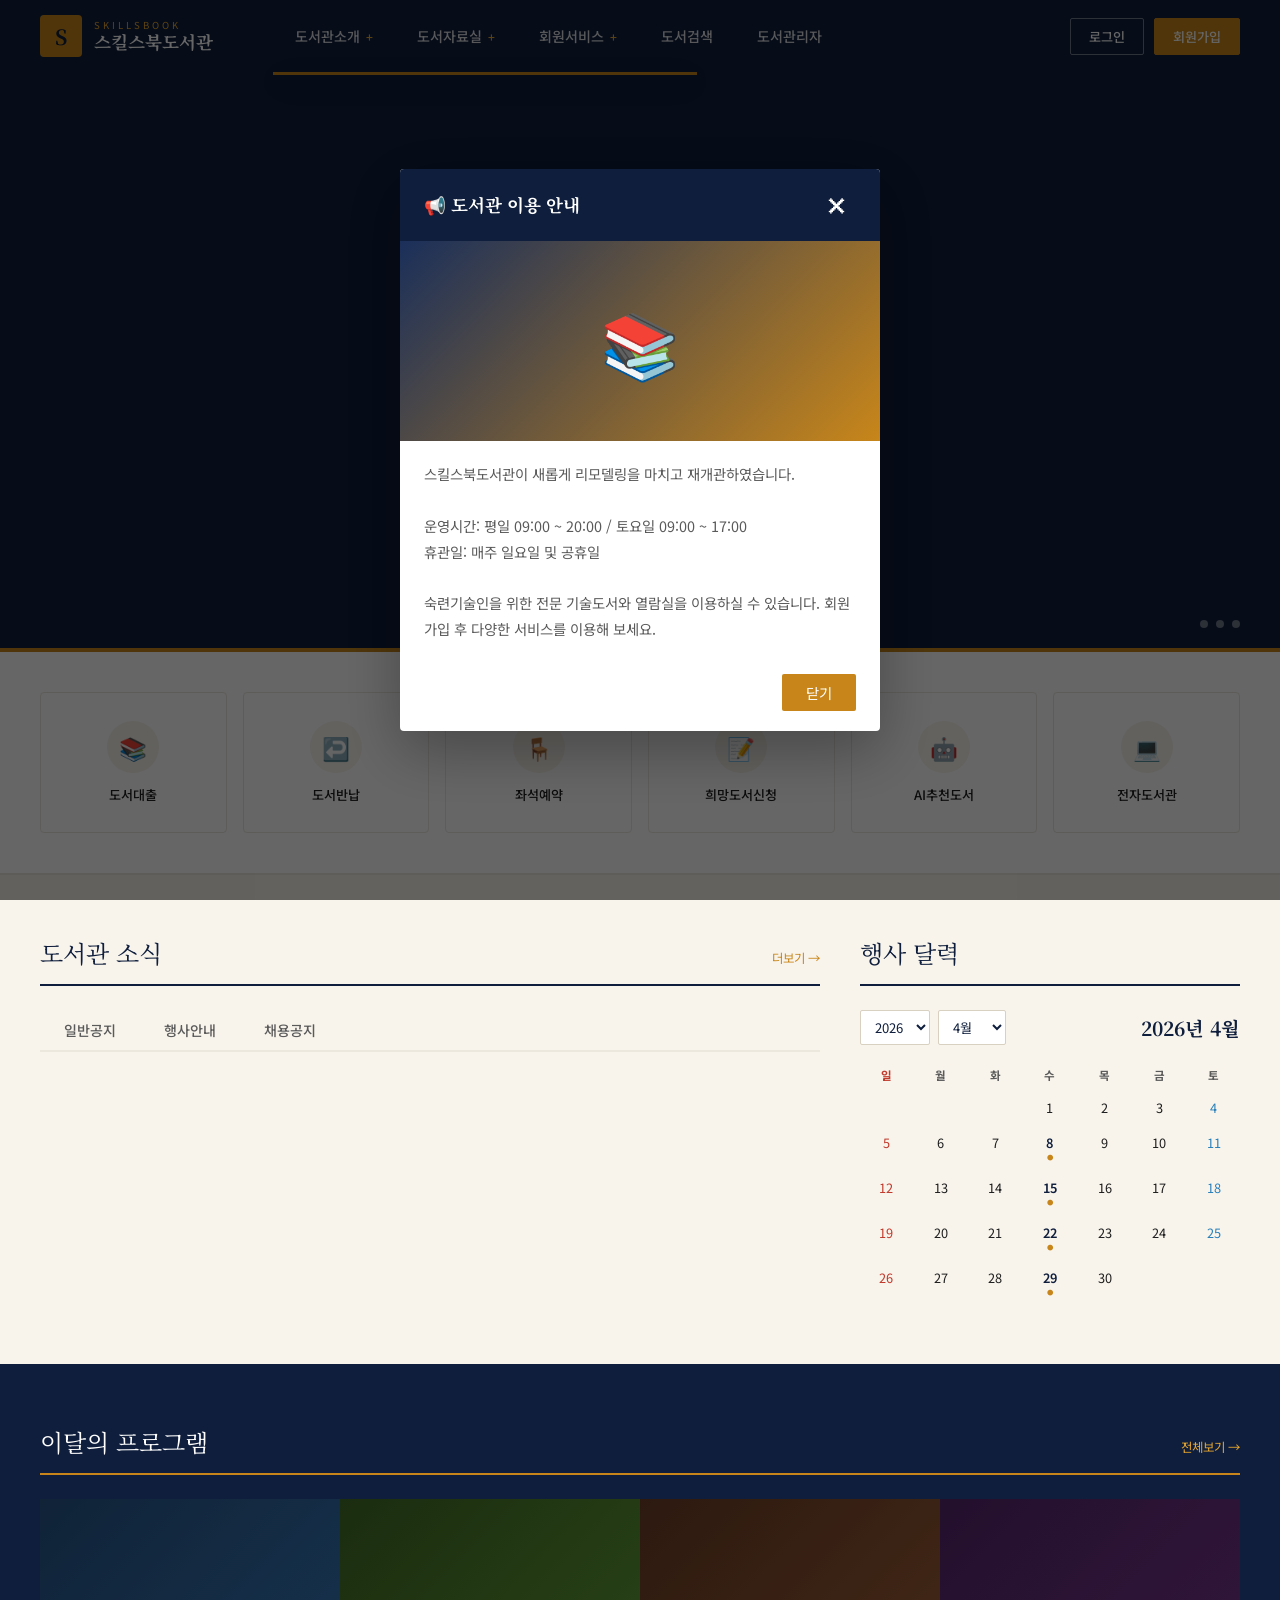
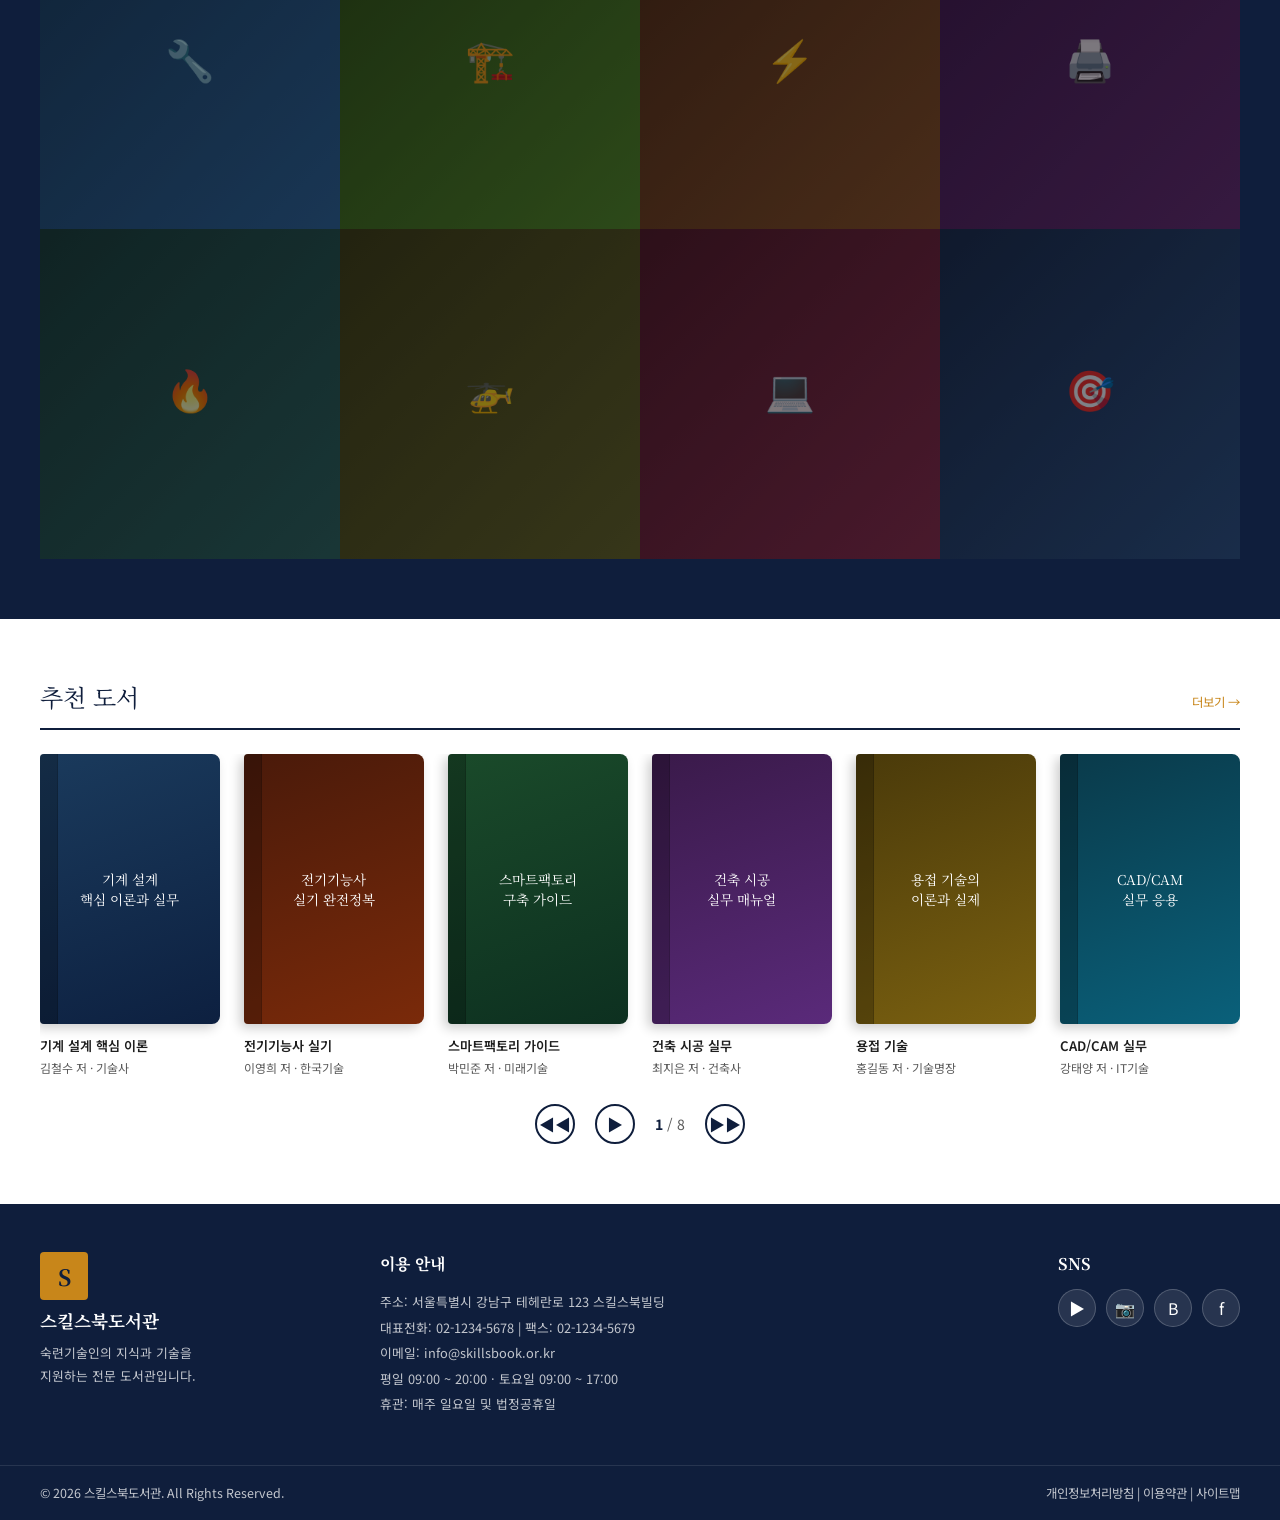
<file: prac/ai.html>
<!DOCTYPE html>
<html lang="ko">
<head>
<meta charset="UTF-8">
<meta name="viewport" content="width=device-width, initial-scale=1.0">
<title>스킬스북도서관</title>
<link rel="preconnect" href="https://fonts.googleapis.com">
<link href="https://fonts.googleapis.com/css2?family=Noto+Serif+KR:wght@400;600;700&family=Noto+Sans+KR:wght@300;400;500;700&display=swap" rel="stylesheet">
<style>
:root {
  --navy: #0f1e3c; --navy-light: #1a2f5a;
  --amber: #c8861a; --amber-light: #e8a830;
  --cream: #f8f4ec; --cream-dark: #ede8de;
  --text: #1e1e1e; --text-light: #5a5a5a;
  --white: #ffffff; --border: #d8d0c0;
  --font-serif: 'Noto Serif KR', serif;
  --font-sans: 'Noto Sans KR', sans-serif;
}
*, *::before, *::after { box-sizing: border-box; margin: 0; padding: 0; }
html { scroll-behavior: smooth; }
body { font-family: var(--font-sans); background: var(--cream); color: var(--text); overflow-x: hidden; }
a { text-decoration: none; color: inherit; }
ul { list-style: none; }
img { max-width: 100%; display: block; }
input[type="checkbox"], input[type="radio"] { display: none; }
 
/* ============================================================
   MODAL (announcement) — checkbox hack
   ============================================================ */
#modal-toggle:not(:checked) ~ #modal-overlay { display: flex; }
#modal-toggle:checked ~ #modal-overlay { display: none; }
#modal-overlay {
  position: fixed; inset: 0; background: rgba(0,0,0,0.6);
  align-items: center; justify-content: center; z-index: 9999;
  animation: fadeIn 0.5s ease;
}
#modal-box {
  background: var(--white); width: 480px; max-width: 90vw; border-radius: 4px; overflow: hidden;
  animation: slideUp 0.4s ease; box-shadow: 0 20px 60px rgba(0,0,0,0.3);
}
.modal-header {
  background: var(--navy); color: var(--white); padding: 18px 24px;
  display: flex; justify-content: space-between; align-items: center;
}
.modal-header h3 { font-family: var(--font-serif); font-size: 1.1rem; }
.modal-close { color: var(--white); font-size: 1.4rem; cursor: pointer; padding: 2px 8px; }
.modal-close:hover { opacity: 0.7; }
.modal-img { width: 100%; height: 200px; background: linear-gradient(135deg, var(--navy-light), var(--amber)); display: flex; align-items: center; justify-content: center; font-size: 4rem; }
.modal-body { padding: 20px 24px; }
.modal-body p { font-size: 0.9rem; line-height: 1.8; color: var(--text-light); }
.modal-footer { padding: 12px 24px 20px; text-align: right; }
.modal-btn { background: var(--amber); color: white; padding: 8px 24px; border-radius: 2px; cursor: pointer; display: inline-block; font-size: 0.9rem; transition: background 0.2s; }
.modal-btn:hover { background: var(--amber-light); }
 
/* ============================================================
   LOGIN POPUP — checkbox hack
   ============================================================ */
#login-toggle:checked ~ .login-wrap { opacity: 1; pointer-events: all; transform: translateY(0); }
.login-wrap {
  position: fixed; top: 72px; right: 40px; z-index: 2000;
  opacity: 0; pointer-events: none; transform: translateY(-8px);
  transition: opacity 0.25s, transform 0.25s;
}
.login-box {
  background: var(--white); width: 300px;
  box-shadow: 0 10px 40px rgba(0,0,0,0.2); border-top: 3px solid var(--amber); padding: 28px 24px;
}
.login-box h4 { font-family: var(--font-serif); font-size: 1rem; color: var(--navy); margin-bottom: 16px; }
.login-box input {
  width: 100%; padding: 10px 14px; margin-bottom: 10px;
  border: 1px solid var(--border); border-radius: 2px; font-family: var(--font-sans); font-size: 0.88rem; outline: none;
}
.login-box input:focus { border-color: var(--amber); }
.login-submit { width: 100%; padding: 11px; background: var(--navy); color: white; border: none; border-radius: 2px; font-size: 0.9rem; font-weight: 600; cursor: pointer; display: block; text-align: center; }
.login-submit:hover { background: var(--navy-light); }
 
/* ============================================================
   HEADER
   ============================================================ */
header { position: sticky; top: 0; z-index: 1000; background: var(--navy); color: var(--white); }
.header-inner { max-width: 1400px; margin: 0 auto; display: flex; align-items: center; justify-content: space-between; padding: 0 40px; height: 72px; }
.logo { display: flex; align-items: center; gap: 12px; color: var(--white); }
.logo-icon { width: 42px; height: 42px; background: var(--amber); border-radius: 4px; display: flex; align-items: center; justify-content: center; font-size: 1.3rem; font-weight: 700; font-family: var(--font-serif); color: var(--navy); }
.logo-text { display: flex; flex-direction: column; line-height: 1.2; }
.logo-text .sub { font-size: 0.6rem; letter-spacing: 3px; text-transform: uppercase; color: var(--amber-light); }
.logo-text .main-t { font-family: var(--font-serif); font-size: 1.1rem; font-weight: 700; }
nav { flex: 1; margin-left: 60px; }
nav > ul { display: flex; }
nav > ul > li { position: relative; }
nav > ul > li > a {
  display: flex; align-items: center; gap: 6px; padding: 0 22px; height: 72px;
  font-size: 0.88rem; font-weight: 500; color: rgba(255,255,255,0.85);
  transition: color 0.2s, background 0.2s; position: relative;
}
nav > ul > li > a::after { content: ''; position: absolute; bottom: 0; left: 50%; transform: translateX(-50%); width: 0; height: 3px; background: var(--amber); transition: width 0.3s; }
nav > ul > li > a:hover { color: var(--white); background: rgba(255,255,255,0.05); }
nav > ul > li > a:hover::after { width: 100%; }
.np { font-size: 0.75rem; color: var(--amber-light); display: inline-block; transition: transform 0.3s; }
nav > ul > li:hover .np { transform: rotate(45deg); }
.dropdown { position: absolute; top: 72px; left: 0; background: var(--white); min-width: 180px; box-shadow: 0 8px 30px rgba(0,0,0,0.15); border-top: 3px solid var(--amber); max-height: 0; overflow: hidden; transition: max-height 0.35s ease; }
nav > ul > li:hover .dropdown { max-height: 300px; }
.dropdown li a { display: block; padding: 11px 20px; font-size: 0.85rem; color: var(--text); border-bottom: 1px solid var(--cream-dark); transition: background 0.15s, color 0.15s; }
.dropdown li a:hover { background: var(--cream); color: var(--amber); }
.header-btns { display: flex; gap: 10px; margin-left: 20px; align-items: center; }
.btn-login { padding: 8px 18px; border-radius: 2px; font-size: 0.82rem; font-weight: 500; cursor: pointer; background: transparent; border: 1px solid rgba(255,255,255,0.4); color: var(--white); transition: all 0.2s; display: inline-block; }
.btn-login:hover { background: var(--amber); border-color: var(--amber); }
.btn-join { padding: 8px 18px; border-radius: 2px; font-size: 0.82rem; font-weight: 500; background: var(--amber); border: 1px solid var(--amber); color: var(--white); transition: all 0.2s; }
.btn-join:hover { background: var(--amber-light); }
 
/* ============================================================
   HERO SLIDESHOW — pure CSS animation
   ============================================================ */
.hero { position: relative; height: 580px; overflow: hidden; background: var(--navy); }
.slide { position: absolute; inset: 0; display: flex; align-items: center; padding: 0 120px; opacity: 0; pointer-events: none; }
.slide-bg { position: absolute; inset: 0; }
.slide-overlay { position: absolute; inset: 0; background: linear-gradient(to right, rgba(0,0,0,0.65) 0%, transparent 70%); }
.slide-content { position: relative; z-index: 2; max-width: 560px; }
.slide-tag { display: inline-block; background: var(--amber); color: white; font-size: 0.72rem; letter-spacing: 3px; text-transform: uppercase; padding: 5px 14px; margin-bottom: 18px; }
.slide-content h2 { font-family: var(--font-serif); font-size: 2.8rem; font-weight: 700; color: var(--white); line-height: 1.25; margin-bottom: 16px; }
.slide-content p { font-size: 1rem; color: rgba(255,255,255,0.8); line-height: 1.7; }
.slide-deco { position: absolute; right: 100px; top: 50%; transform: translateY(-50%); z-index: 2; }
.book-stack { display: flex; gap: 8px; align-items: flex-end; }
.bsp { border-radius: 2px 4px 4px 2px; display: flex; align-items: center; justify-content: center; }
.bsp span { writing-mode: vertical-rl; font-family: var(--font-serif); font-size: 0.7rem; color: white; opacity: 0.8; letter-spacing: 2px; }
.slide-1 .slide-bg { background: linear-gradient(135deg, #0f1e3c 0%, #1a3a5c 50%, #0d2a40 100%); }
.slide-2 .slide-bg { background: linear-gradient(135deg, #1a2f0a 0%, #2a4a1a 50%, #1a3010 100%); }
.slide-3 .slide-bg { background: linear-gradient(135deg, #2a1a0a 0%, #4a2a0a 50%, #3a1a08 100%); }
 
/* Auto slideshow — 9s total, 3s each */
.slide-1 { animation: show1 9s linear infinite; }
.slide-2 { animation: show2 9s linear infinite; }
.slide-3 { animation: show3 9s linear infinite; }
@keyframes show1 { 0%,2% { opacity: 1; } 33% { opacity: 0; } 67% { opacity: 0; } 97%,100% { opacity: 1; } }
@keyframes show2 { 0%,32% { opacity: 0; } 34%,65% { opacity: 1; } 67%,100% { opacity: 0; } }
@keyframes show3 { 0%,65% { opacity: 0; } 67%,96% { opacity: 1; } 98%,100% { opacity: 0; } }
 
/* Pause on hover */
.hero:hover .slide-1, .hero:hover .slide-2, .hero:hover .slide-3 { animation-play-state: paused; }
.hero:hover .progress-fill { animation-play-state: paused; }
 
/* Progress bar */
.hero-progress { position: absolute; bottom: 0; left: 0; right: 0; height: 4px; background: rgba(255,255,255,0.2); z-index: 10; }
.progress-fill { height: 100%; background: var(--amber); animation: progbar 3s linear infinite; }
@keyframes progbar { from { width: 0; } to { width: 100%; } }
 
/* Dots */
.slide-dots { position: absolute; bottom: 24px; right: 40px; z-index: 10; display: flex; gap: 8px; }
.dot { width: 8px; height: 8px; border-radius: 50%; background: rgba(255,255,255,0.4); }
.dot:nth-child(1) { animation: d1 9s linear infinite; }
.dot:nth-child(2) { animation: d2 9s linear infinite; }
.dot:nth-child(3) { animation: d3 9s linear infinite; }
@keyframes d1 { 0%,33%,98%,100% { background: var(--amber); transform: scale(1.3); } 34%,97% { background: rgba(255,255,255,0.4); transform: scale(1); } }
@keyframes d2 { 0%,33% { background: rgba(255,255,255,0.4); transform: scale(1); } 34%,66% { background: var(--amber); transform: scale(1.3); } 67%,100% { background: rgba(255,255,255,0.4); transform: scale(1); } }
@keyframes d3 { 0%,66% { background: rgba(255,255,255,0.4); transform: scale(1); } 67%,97% { background: var(--amber); transform: scale(1.3); } 98%,100% { background: rgba(255,255,255,0.4); transform: scale(1); } }
 
/* ============================================================
   QUICK MENU
   ============================================================ */
.quick-menu { background: var(--white); border-bottom: 2px solid var(--cream-dark); padding: 40px 0; }
.inner { max-width: 1400px; margin: 0 auto; padding: 0 40px; }
.quick-grid { display: grid; grid-template-columns: repeat(6, 1fr); gap: 16px; }
.quick-item { display: flex; flex-direction: column; align-items: center; gap: 12px; padding: 28px 12px; border: 1px solid var(--cream-dark); border-radius: 4px; text-align: center; transition: all 0.25s; color: var(--text); }
.quick-item:hover { background: var(--navy); color: var(--white); border-color: var(--navy); transform: translateY(-4px); box-shadow: 0 8px 24px rgba(15,30,60,0.2); }
.q-icon { width: 52px; height: 52px; border-radius: 50%; background: var(--cream); display: flex; align-items: center; justify-content: center; font-size: 1.4rem; transition: background 0.25s; }
.quick-item:hover .q-icon { background: rgba(255,255,255,0.15); }
.quick-item span { font-size: 0.82rem; font-weight: 500; }
 
/* ============================================================
   MAIN GRID (news + calendar)
   ============================================================ */
.main-grid { max-width: 1400px; margin: 0 auto; padding: 60px 40px; display: grid; grid-template-columns: 1fr 380px; gap: 40px; }
.sec-title { font-family: var(--font-serif); font-size: 1.5rem; color: var(--navy); margin-bottom: 24px; padding-bottom: 14px; border-bottom: 2px solid var(--navy); display: flex; justify-content: space-between; align-items: baseline; }
.sec-title a { font-size: 0.78rem; font-family: var(--font-sans); color: var(--amber); }
 
/* ============================================================
   NEWS TABS — radio hack
   ============================================================ */
.tab-btns { display: flex; border-bottom: 2px solid var(--cream-dark); }
.tab-lbl { padding: 10px 24px; font-size: 0.88rem; font-weight: 500; cursor: pointer; color: var(--text-light); border-bottom: 2px solid transparent; margin-bottom: -2px; transition: all 0.2s; display: inline-block; }
.tab-lbl:hover { color: var(--amber); }
#nt1:checked ~ .news-wrap .tab-lbl[for="nt1"],
#nt2:checked ~ .news-wrap .tab-lbl[for="nt2"],
#nt3:checked ~ .news-wrap .tab-lbl[for="nt3"] { color: var(--navy); border-bottom-color: var(--navy); font-weight: 700; }
.tab-panel { display: none; }
#nt1:checked ~ .news-wrap #np1 { display: block; }
#nt2:checked ~ .news-wrap #np2 { display: block; }
#nt3:checked ~ .news-wrap #np3 { display: block; }
/* default first tab */
#nt1:not(:checked):not(~ *) ~ .news-wrap #np1 { display: block; }
 
.news-item { display: flex; justify-content: space-between; align-items: center; padding: 13px 14px; border-bottom: 1px solid var(--cream-dark); transition: background 0.15s; }
.news-item:hover { background: var(--cream); }
.news-item:hover .ntitle { color: var(--amber); }
.nbadge { display: inline-block; font-size: 0.68rem; font-weight: 700; padding: 2px 8px; border-radius: 10px; margin-right: 8px; background: var(--navy); color: white; }
.nbadge.ev { background: var(--amber); }
.nbadge.hi { background: #2d7a4f; }
.ntitle { font-size: 0.88rem; flex: 1; white-space: nowrap; overflow: hidden; text-overflow: ellipsis; }
.ndate { font-size: 0.78rem; color: var(--text-light); white-space: nowrap; margin-left: 12px; }
 
/* ============================================================
   CALENDAR (static HTML)
   ============================================================ */
.cal-head { display: flex; align-items: center; justify-content: space-between; margin-bottom: 16px; }
.cal-head h3 { font-family: var(--font-serif); font-size: 1.2rem; color: var(--navy); }
.cal-sel-wrap { display: flex; gap: 8px; }
.cal-sel { padding: 6px 10px; border: 1px solid var(--border); border-radius: 2px; font-family: var(--font-sans); font-size: 0.82rem; background: white; color: var(--navy); }
.cal-grid { display: grid; grid-template-columns: repeat(7, 1fr); gap: 2px; }
.cdn { text-align: center; font-size: 0.72rem; font-weight: 700; color: var(--text-light); padding: 6px 0; }
.cdn:first-child { color: #c0392b; } .cdn:last-child { color: #2980b9; }
.cd { text-align: center; padding: 7px 2px; font-size: 0.8rem; border-radius: 2px; cursor: pointer; transition: background 0.15s; }
.cd:hover { background: var(--cream-dark); }
.cd.sun { color: #c0392b; } .cd.sat { color: #2980b9; }
.cd.ev { font-weight: 600; color: var(--navy); }
.cd.ev::after { content: '●'; display: block; font-size: 0.4rem; color: var(--amber); margin-top: 1px; }
 
/* ============================================================
   PROGRAMS
   ============================================================ */
.prog-sec { background: var(--navy); padding: 60px 0; }
.prog-sec .sec-title { color: var(--white); border-bottom-color: var(--amber); }
.prog-sec .sec-title a { color: var(--amber-light); }
.prog-grid { display: grid; grid-template-columns: repeat(4, 1fr); }
.prog-item { position: relative; overflow: hidden; cursor: pointer; aspect-ratio: 1/1.1; display: block; }
.prog-bg { position: absolute; inset: 0; transition: transform 0.4s ease; }
.prog-item:hover .prog-bg { transform: scale(1.12); }
.prog-ov { position: absolute; inset: 0; background: rgba(0,0,0,0.4); transition: background 0.3s; display: flex; align-items: flex-end; padding: 16px; }
.prog-item:hover .prog-ov { background: rgba(0,0,0,0.65); }
.prog-name { color: white; font-family: var(--font-serif); font-size: 0.95rem; font-weight: 600; transform: translateY(8px); opacity: 0; transition: all 0.3s; }
.prog-item:hover .prog-name { transform: translateY(0); opacity: 1; }
.prog-ico { position: absolute; top: 50%; left: 50%; transform: translate(-50%,-60%); font-size: 2.5rem; transition: transform 0.3s, opacity 0.3s; opacity: 0.8; }
.prog-item:hover .prog-ico { transform: translate(-50%,-60%) scale(0.8); opacity: 0.4; }
.p1 .prog-bg { background: linear-gradient(135deg,#1a3a5c,#2a5a8c); }
.p2 .prog-bg { background: linear-gradient(135deg,#2d4a1a,#4a7a2a); }
.p3 .prog-bg { background: linear-gradient(135deg,#4a2a1a,#7a4a2a); }
.p4 .prog-bg { background: linear-gradient(135deg,#3a1a4a,#5a2a6a); }
.p5 .prog-bg { background: linear-gradient(135deg,#1a3a3a,#2a5a5a); }
.p6 .prog-bg { background: linear-gradient(135deg,#3a3a1a,#5a5a2a); }
.p7 .prog-bg { background: linear-gradient(135deg,#4a1a2a,#7a2a4a); }
.p8 .prog-bg { background: linear-gradient(135deg,#1a2a4a,#2a4a7a); }
 
/* Program modals */
.prog-modal { position: fixed; inset: 0; background: rgba(0,0,0,0.7); display: none; align-items: center; justify-content: center; z-index: 9999; }
.pm-box { background: white; width: 480px; max-width: 90vw; border-radius: 4px; overflow: hidden; animation: slideUp 0.3s ease; }
.pm-head { background: var(--navy); color: white; padding: 20px 24px; display: flex; justify-content: space-between; align-items: center; }
.pm-head h3 { font-family: var(--font-serif); }
.pm-close { color: white; font-size: 1.4rem; cursor: pointer; display: inline-block; }
.pm-close:hover { opacity: 0.7; }
.pm-img { width: 100%; height: 200px; display: flex; align-items: center; justify-content: center; font-size: 4rem; }
.pm-body { padding: 24px; }
.pm-body p { font-size: 0.88rem; line-height: 1.8; color: var(--text-light); }
.pm-foot { padding: 12px 24px 20px; text-align: right; }
.pm-close-btn { padding: 8px 22px; background: var(--navy); color: white; cursor: pointer; font-family: var(--font-sans); border-radius: 2px; display: inline-block; }
.pm-close-btn:hover { background: var(--navy-light); }
 
/* ============================================================
   BOOKS SLIDER — radio hack
   ============================================================ */
.books-sec { padding: 60px 0; background: var(--white); }
.books-wrap { overflow: hidden; margin-top: 24px; }
.books-track { display: flex; gap: 24px; transition: transform 0.5s ease; }
#bk1:checked ~ .books-sec .books-track { transform: translateX(0); }
#bk2:checked ~ .books-sec .books-track { transform: translateX(calc(-100% / 4)); }
#bk3:checked ~ .books-sec .books-track { transform: translateX(calc(-100% / 4 * 2)); }
.book-card { flex: 0 0 calc(16.666% - 20px); min-width: 0; }
.book-cover { width: 100%; aspect-ratio: 2/3; border-radius: 4px 8px 8px 4px; display: flex; align-items: center; justify-content: center; font-family: var(--font-serif); font-size: 0.85rem; color: white; text-align: center; padding: 16px; box-shadow: -4px 4px 12px rgba(0,0,0,0.2); position: relative; overflow: hidden; transition: transform 0.3s; }
.book-cover:hover { transform: translateY(-6px) rotate(-1deg); }
.book-cover::before { content: ''; position: absolute; left: 0; top: 0; bottom: 0; width: 18px; background: rgba(0,0,0,0.25); border-right: 1px solid rgba(0,0,0,0.15); }
.bc1 { background: linear-gradient(160deg,#1a3a5c,#0d2040); }
.bc2 { background: linear-gradient(160deg,#4a1a0a,#7a2a0a); }
.bc3 { background: linear-gradient(160deg,#1a4a2a,#0d3020); }
.bc4 { background: linear-gradient(160deg,#3a1a4a,#5a2a7a); }
.bc5 { background: linear-gradient(160deg,#4a3a0a,#7a6010); }
.bc6 { background: linear-gradient(160deg,#0a3a4a,#0a607a); }
.book-info { margin-top: 12px; }
.book-info h4 { font-size: 0.82rem; font-weight: 600; margin-bottom: 4px; }
.book-info p { font-size: 0.75rem; color: var(--text-light); }
.books-ctrl { display: flex; align-items: center; justify-content: center; gap: 20px; margin-top: 28px; }
.bk-btn { width: 40px; height: 40px; border-radius: 50%; border: 2px solid var(--navy); display: flex; align-items: center; justify-content: center; cursor: pointer; font-size: 1rem; color: var(--navy); transition: all 0.2s; }
.bk-btn:hover { background: var(--navy); color: white; }
.bk-counter { font-size: 0.88rem; color: var(--text-light); }
.bk-counter strong { color: var(--navy); font-weight: 700; }
#bk1:checked ~ .books-sec .cnt1 { display: inline; }
#bk1:checked ~ .books-sec .cnt2, #bk1:checked ~ .books-sec .cnt3 { display: none; }
#bk2:checked ~ .books-sec .cnt2 { display: inline; }
#bk2:checked ~ .books-sec .cnt1, #bk2:checked ~ .books-sec .cnt3 { display: none; }
#bk3:checked ~ .books-sec .cnt3 { display: inline; }
#bk3:checked ~ .books-sec .cnt1, #bk3:checked ~ .books-sec .cnt2 { display: none; }
 
/* ============================================================
   FOOTER
   ============================================================ */
footer { background: var(--navy); color: rgba(255,255,255,0.75); }
.foot-top { max-width: 1400px; margin: 0 auto; padding: 48px 40px; display: grid; grid-template-columns: 280px 1fr auto; gap: 60px; border-bottom: 1px solid rgba(255,255,255,0.1); }
.foot-logo-icon { width: 48px; height: 48px; background: var(--amber); border-radius: 4px; display: flex; align-items: center; justify-content: center; font-size: 1.4rem; font-weight: 700; font-family: var(--font-serif); color: var(--navy); margin-bottom: 8px; }
.foot-logo h3 { color: white; font-family: var(--font-serif); font-size: 1.1rem; margin-bottom: 8px; }
.foot-logo p { font-size: 0.8rem; line-height: 1.8; }
.foot-info h4, .foot-sns h4 { font-family: var(--font-serif); font-size: 1rem; color: white; margin-bottom: 14px; }
.foot-info p { font-size: 0.8rem; line-height: 2; }
.sns-row { display: flex; gap: 10px; }
.sns-ic { width: 38px; height: 38px; border-radius: 50%; background: rgba(255,255,255,0.1); border: 1px solid rgba(255,255,255,0.2); display: flex; align-items: center; justify-content: center; font-size: 1rem; transition: all 0.3s; color: white; }
.sns-ic:hover { background: var(--amber); border-color: var(--amber); transform: translateY(-4px) rotate(10deg); }
.foot-bot { max-width: 1400px; margin: 0 auto; padding: 18px 40px; display: flex; justify-content: space-between; align-items: center; font-size: 0.78rem; }
 
/* ============================================================
   ANIMATIONS
   ============================================================ */
@keyframes fadeIn { from { opacity: 0; } to { opacity: 1; } }
@keyframes slideUp { from { transform: translateY(30px); opacity: 0; } to { transform: translateY(0); opacity: 1; } }
 
/* ============================================================
   RESPONSIVE 480~768px
   ============================================================ */
@media (min-width: 480px) and (max-width: 767px) {
  .header-inner { padding: 0 16px; }
  nav { display: none; }
  .hero { height: 320px; }
  .slide { padding: 0 24px; }
  .slide-content h2 { font-size: 1.6rem; }
  .slide-deco { display: none; }
  .quick-grid { grid-template-columns: repeat(3, 1fr); }
  .main-grid { grid-template-columns: 1fr; padding: 32px 16px; }
  .prog-grid { grid-template-columns: repeat(2, 1fr); }
  .book-card { flex: 0 0 calc(50% - 12px); }
  .foot-top { grid-template-columns: 1fr; gap: 32px; padding: 32px 16px; }
  .foot-bot { flex-direction: column; gap: 8px; text-align: center; padding: 16px; }
  .inner { padding: 0 16px; }
}
</style>
</head>
<body>
 
<!-- ALL CHECKBOX/RADIO INPUTS must be at the top of body (siblings to targets) -->
<input type="checkbox" id="modal-toggle">
<input type="checkbox" id="login-toggle">
<input type="radio" name="slide" id="s1">
<input type="radio" name="slide" id="s2">
<input type="radio" name="slide" id="s3">
<input type="radio" name="news-tab" id="nt1" checked>
<input type="radio" name="news-tab" id="nt2">
<input type="radio" name="news-tab" id="nt3">
<input type="radio" name="book" id="bk1" checked>
<input type="radio" name="book" id="bk2">
<input type="radio" name="book" id="bk3">
<input type="checkbox" id="pm1">
<input type="checkbox" id="pm2">
<input type="checkbox" id="pm3">
<input type="checkbox" id="pm4">
<input type="checkbox" id="pm5">
<input type="checkbox" id="pm6">
<input type="checkbox" id="pm7">
<input type="checkbox" id="pm8">
 
<!-- ANNOUNCEMENT MODAL -->
<div id="modal-overlay">
  <div id="modal-box">
    <div class="modal-header">
      <h3>📢 도서관 이용 안내</h3>
      <label for="modal-toggle" class="modal-close">✕</label>
    </div>
    <div class="modal-img">📚</div>
    <div class="modal-body">
      <p>스킬스북도서관이 새롭게 리모델링을 마치고 재개관하였습니다.<br><br>
      운영시간: 평일 09:00 ~ 20:00 / 토요일 09:00 ~ 17:00<br>
      휴관일: 매주 일요일 및 공휴일<br><br>
      숙련기술인을 위한 전문 기술도서와 열람실을 이용하실 수 있습니다. 회원가입 후 다양한 서비스를 이용해 보세요.</p>
    </div>
    <div class="modal-footer"><label for="modal-toggle" class="modal-btn">닫기</label></div>
  </div>
</div>
 
<!-- PROGRAM MODALS -->
<style>
#pm1:checked ~ #pmod1,#pm2:checked ~ #pmod2,#pm3:checked ~ #pmod3,#pm4:checked ~ #pmod4,
#pm5:checked ~ #pmod5,#pm6:checked ~ #pmod6,#pm7:checked ~ #pmod7,#pm8:checked ~ #pmod8 { display: flex; }
</style>
<div class="prog-modal" id="pmod1"><div class="pm-box"><div class="pm-head"><h3>스마트 제조 기술 특강</h3><label for="pm1" class="pm-close">✕</label></div><div class="pm-img" style="background:linear-gradient(135deg,#1a3a5c,#2a5a8c)">🔧</div><div class="pm-body"><p>CNC·PLC 등 스마트 제조 핵심 기술을 실무 전문가와 함께 배우는 특강입니다. 매주 화요일 오후 2시 운영. 선착순 20명.</p></div><div class="pm-foot"><label for="pm1" class="pm-close-btn">종료</label></div></div></div>
<div class="prog-modal" id="pmod2"><div class="pm-box"><div class="pm-head"><h3>친환경 건축 설계 워크샵</h3><label for="pm2" class="pm-close">✕</label></div><div class="pm-img" style="background:linear-gradient(135deg,#2d4a1a,#4a7a2a)">🏗️</div><div class="pm-body"><p>현직 건축사와 함께하는 친환경 건축 설계 실습. 설계 소프트웨어 기초부터 실무까지 배울 수 있습니다.</p></div><div class="pm-foot"><label for="pm2" class="pm-close-btn">종료</label></div></div></div>
<div class="prog-modal" id="pmod3"><div class="pm-box"><div class="pm-head"><h3>전기·전자 기초 과정</h3><label for="pm3" class="pm-close">✕</label></div><div class="pm-img" style="background:linear-gradient(135deg,#4a2a1a,#7a4a2a)">⚡</div><div class="pm-body"><p>전기기능사 준비를 위한 기초 이론 및 실기 과정. 회로 해석부터 배선 실습까지 포함합니다.</p></div><div class="pm-foot"><label for="pm3" class="pm-close-btn">종료</label></div></div></div>
<div class="prog-modal" id="pmod4"><div class="pm-box"><div class="pm-head"><h3>3D 프린팅 활용 교육</h3><label for="pm4" class="pm-close">✕</label></div><div class="pm-img" style="background:linear-gradient(135deg,#3a1a4a,#5a2a6a)">🖨️</div><div class="pm-body"><p>제조업 현장에서 활용되는 3D 프린팅 기술의 원리와 활용법을 배우는 실습 중심 교육.</p></div><div class="pm-foot"><label for="pm4" class="pm-close-btn">종료</label></div></div></div>
<div class="prog-modal" id="pmod5"><div class="pm-box"><div class="pm-head"><h3>용접 기술 심화 과정</h3><label for="pm5" class="pm-close">✕</label></div><div class="pm-img" style="background:linear-gradient(135deg,#1a3a3a,#2a5a5a)">🔥</div><div class="pm-body"><p>특수 용접 기법 및 품질 검사 방법을 배우는 중급 과정. 현직 기술명장이 직접 지도합니다.</p></div><div class="pm-foot"><label for="pm5" class="pm-close-btn">종료</label></div></div></div>
<div class="prog-modal" id="pmod6"><div class="pm-box"><div class="pm-head"><h3>드론 조종 및 정비</h3><label for="pm6" class="pm-close">✕</label></div><div class="pm-img" style="background:linear-gradient(135deg,#3a3a1a,#5a5a2a)">🚁</div><div class="pm-body"><p>드론 운용자 자격 준비 및 기체 정비 교육. 이론 수업과 실외 비행 실습이 포함됩니다.</p></div><div class="pm-foot"><label for="pm6" class="pm-close-btn">종료</label></div></div></div>
<div class="prog-modal" id="pmod7"><div class="pm-box"><div class="pm-head"><h3>IT 코딩 입문</h3><label for="pm7" class="pm-close">✕</label></div><div class="pm-img" style="background:linear-gradient(135deg,#4a1a2a,#7a2a4a)">💻</div><div class="pm-body"><p>비전공자를 위한 파이썬 기초 코딩 교육. 자동화 스크립트 작성 실습이 포함됩니다.</p></div><div class="pm-foot"><label for="pm7" class="pm-close-btn">종료</label></div></div></div>
<div class="prog-modal" id="pmod8"><div class="pm-box"><div class="pm-head"><h3>청소년 진로 탐색 캠프</h3><label for="pm8" class="pm-close">✕</label></div><div class="pm-img" style="background:linear-gradient(135deg,#1a2a4a,#2a4a7a)">🎯</div><div class="pm-body"><p>중·고등학생 대상 기술 직업 체험 프로그램. 다양한 기술 분야 현장 전문가와의 만남.</p></div><div class="pm-foot"><label for="pm8" class="pm-close-btn">종료</label></div></div></div>
 
<!-- LOGIN POPUP -->
<div class="login-wrap">
  <div class="login-box">
    <h4>로그인</h4>
    <input type="text" placeholder="아이디" title="아이디 입력" alt="아이디 입력">
    <input type="password" placeholder="비밀번호" title="비밀번호 입력" alt="비밀번호 입력">
    <a href="#" class="login-submit">Login</a>
  </div>
</div>
 
<!-- HEADER -->
<header>
  <div class="header-inner">
    <a href="index.html" class="logo" title="스킬스북도서관 홈">
      <div class="logo-icon">S</div>
      <div class="logo-text">
        <span class="sub">SkillsBook</span>
        <span class="main-t">스킬스북도서관</span>
      </div>
    </a>
    <nav>
      <ul>
        <li>
          <a href="#">도서관소개 <span class="np">+</span></a>
          <ul class="dropdown">
            <li><a href="about.html">도서관소개</a></li>
            <li><a href="#">도서관현황</a></li>
          </ul>
        </li>
        <li>
          <a href="#">도서자료실 <span class="np">+</span></a>
          <ul class="dropdown">
            <li><a href="#">자료실</a></li>
            <li><a href="#">열람실예약</a></li>
          </ul>
        </li>
        <li>
          <a href="#">회원서비스 <span class="np">+</span></a>
          <ul class="dropdown">
            <li><a href="#">회원가입</a></li>
            <li><a href="#">마이페이지</a></li>
          </ul>
        </li>
        <li><a href="#">도서검색</a></li>
        <li><a href="#">도서관리자</a></li>
      </ul>
    </nav>
    <div class="header-btns">
      <label for="login-toggle" class="btn-login">로그인</label>
      <a href="#" class="btn-join">회원가입</a>
    </div>
  </div>
</header>
 
<!-- HERO -->
<section class="hero">
  <div class="slide slide-1">
    <div class="slide-bg"></div><div class="slide-overlay"></div>
    <div class="slide-content">
      <span class="slide-tag">숙련기술의 지식창고</span>
      <h2>지식과 기술이<br>만나는 공간</h2>
      <p>스킬스북도서관에서 당신의 기술력을<br>한 단계 높이세요.</p>
    </div>
    <div class="slide-deco">
      <div class="book-stack">
        <div class="bsp" style="width:40px;height:200px;background:#c8861a"><span>기계공학</span></div>
        <div class="bsp" style="width:36px;height:240px;background:#1a5a8c"><span>전기기술</span></div>
        <div class="bsp" style="width:44px;height:180px;background:#2d7a4f"><span>건축설계</span></div>
        <div class="bsp" style="width:38px;height:220px;background:#7a2a4a"><span>용접기술</span></div>
      </div>
    </div>
  </div>
  <div class="slide slide-2">
    <div class="slide-bg"></div><div class="slide-overlay"></div>
    <div class="slide-content">
      <span class="slide-tag">전문기술 도서관</span>
      <h2>숙련기술인을 위한<br>전문 도서 8,000권</h2>
      <p>현장에서 바로 활용할 수 있는<br>실무 기술서적을 보유하고 있습니다.</p>
    </div>
    <div class="slide-deco" style="font-size:5rem;color:rgba(255,255,255,0.7)">🔧</div>
  </div>
  <div class="slide slide-3">
    <div class="slide-bg"></div><div class="slide-overlay"></div>
    <div class="slide-content">
      <span class="slide-tag">열람실 예약 오픈</span>
      <h2>쾌적한 학습 환경<br>열람실을 예약하세요</h2>
      <p>총 80석의 열람실에서<br>집중력 있는 학습이 가능합니다.</p>
    </div>
    <div class="slide-deco" style="font-size:5rem;color:rgba(255,255,255,0.7)">📖</div>
  </div>
  <div class="slide-dots"><span class="dot"></span><span class="dot"></span><span class="dot"></span></div>
  <div class="hero-progress"><div class="progress-fill"></div></div>
</section>
 
<!-- QUICK MENU -->
<section class="quick-menu">
  <div class="inner">
    <div class="quick-grid">
      <a href="#" class="quick-item" title="도서대출" alt="도서대출"><div class="q-icon">📚</div><span>도서대출</span></a>
      <a href="#" class="quick-item" title="도서반납" alt="도서반납"><div class="q-icon">↩️</div><span>도서반납</span></a>
      <a href="#" class="quick-item" title="좌석예약" alt="좌석예약"><div class="q-icon">🪑</div><span>좌석예약</span></a>
      <a href="#" class="quick-item" title="희망도서신청" alt="희망도서신청"><div class="q-icon">📝</div><span>희망도서신청</span></a>
      <a href="#" class="quick-item" title="AI추천도서" alt="AI추천도서"><div class="q-icon">🤖</div><span>AI추천도서</span></a>
      <a href="#" class="quick-item" title="전자도서관" alt="전자도서관"><div class="q-icon">💻</div><span>전자도서관</span></a>
    </div>
  </div>
</section>
 
<!-- NEWS + CALENDAR -->
<div class="main-grid">
  <!-- NEWS -->
  <div>
    <div class="sec-title">도서관 소식 <a href="#">더보기 →</a></div>
    <div class="news-wrap">
      <div class="tab-btns">
        <label for="np1" class="tab-lbl">일반공지</label>
        <label for="np2" class="tab-lbl">행사안내</label>
        <label for="np3" class="tab-lbl">채용공지</label>
      </div>
      <div id="np1" class="tab-panel">
        <ul>
          <li class="news-item"><span class="ntitle"><span class="nbadge">공지</span>2026년 상반기 도서관 휴관일 안내</span><span class="ndate">2026.03.10</span></li>
          <li class="news-item"><span class="ntitle"><span class="nbadge">공지</span>열람실 예약 시스템 개편 안내</span><span class="ndate">2026.03.05</span></li>
          <li class="news-item"><span class="ntitle"><span class="nbadge">공지</span>도서관 리모델링 재개관 안내</span><span class="ndate">2026.03.01</span></li>
          <li class="news-item"><span class="ntitle"><span class="nbadge">공지</span>신규 기술 도서 입고 안내 (200종)</span><span class="ndate">2026.02.20</span></li>
          <li class="news-item"><span class="ntitle"><span class="nbadge">공지</span>도서 대출 기간 변경 안내 (14일→21일)</span><span class="ndate">2026.02.15</span></li>
        </ul>
      </div>
      <div id="np2" class="tab-panel">
        <ul>
          <li class="news-item"><span class="ntitle"><span class="nbadge ev">행사</span>2026 기술 독서 마라톤 참가자 모집</span><span class="ndate">2026.03.12</span></li>
          <li class="news-item"><span class="ntitle"><span class="nbadge ev">행사</span>숙련기술인 특강 - 스마트팩토리의 이해</span><span class="ndate">2026.03.08</span></li>
          <li class="news-item"><span class="ntitle"><span class="nbadge ev">행사</span>재개관 기념 도서 전시회 개최</span><span class="ndate">2026.03.01</span></li>
          <li class="news-item"><span class="ntitle"><span class="nbadge ev">행사</span>청소년 진로탐색 프로그램 운영</span><span class="ndate">2026.02.22</span></li>
        </ul>
      </div>
      <div id="np3" class="tab-panel">
        <ul>
          <li class="news-item"><span class="ntitle"><span class="nbadge hi">채용</span>도서관 사서 채용 공고 (1명)</span><span class="ndate">2026.03.10</span></li>
          <li class="news-item"><span class="ntitle"><span class="nbadge hi">채용</span>프로그램 강사 모집 안내</span><span class="ndate">2026.02.28</span></li>
          <li class="news-item"><span class="ntitle"><span class="nbadge hi">채용</span>자원봉사자 모집 (상시)</span><span class="ndate">2026.02.10</span></li>
        </ul>
      </div>
    </div>
  </div>
 
  <!-- CALENDAR -->
  <div>
    <div class="sec-title">행사 달력</div>
    <div class="cal-head">
      <div class="cal-sel-wrap">
        <select class="cal-sel" title="년도 선택" alt="년도 선택"><option>2025</option><option selected>2026</option><option>2027</option></select>
        <select class="cal-sel" title="월 선택" alt="월 선택"><option>1월</option><option>2월</option><option>3월</option><option selected>4월</option><option>5월</option><option>6월</option><option>7월</option><option>8월</option><option>9월</option><option>10월</option><option>11월</option><option>12월</option></select>
      </div>
      <h3>2026년 4월</h3>
    </div>
    <div class="cal-grid">
      <div class="cdn">일</div><div class="cdn">월</div><div class="cdn">화</div><div class="cdn">수</div><div class="cdn">목</div><div class="cdn">금</div><div class="cdn">토</div>
      <div class="cd"></div><div class="cd"></div><div class="cd"></div>
      <div class="cd">1</div><div class="cd">2</div><div class="cd">3</div><div class="cd sat">4</div>
      <div class="cd sun">5</div><div class="cd">6</div><div class="cd">7</div><div class="cd ev">8</div><div class="cd">9</div><div class="cd">10</div><div class="cd sat">11</div>
      <div class="cd sun">12</div><div class="cd">13</div><div class="cd">14</div><div class="cd ev">15</div><div class="cd">16</div><div class="cd">17</div><div class="cd sat">18</div>
      <div class="cd sun">19</div><div class="cd">20</div><div class="cd">21</div><div class="cd ev">22</div><div class="cd">23</div><div class="cd">24</div><div class="cd sat">25</div>
      <div class="cd sun">26</div><div class="cd">27</div><div class="cd">28</div><div class="cd ev">29</div><div class="cd">30</div><div class="cd"></div><div class="cd"></div>
    </div>
  </div>
</div>
 
<!-- PROGRAMS -->
<section class="prog-sec">
  <div class="inner">
    <div class="sec-title" style="color:white;border-bottom-color:var(--amber)">이달의 프로그램 <a href="#" style="color:var(--amber-light)">전체보기 →</a></div>
    <div class="prog-grid">
      <label for="pm1" class="prog-item p1"><div class="prog-bg"></div><div class="prog-ico">🔧</div><div class="prog-ov"><div class="prog-name">스마트 제조 기술 특강</div></div></label>
      <label for="pm2" class="prog-item p2"><div class="prog-bg"></div><div class="prog-ico">🏗️</div><div class="prog-ov"><div class="prog-name">친환경 건축 설계 워크샵</div></div></label>
      <label for="pm3" class="prog-item p3"><div class="prog-bg"></div><div class="prog-ico">⚡</div><div class="prog-ov"><div class="prog-name">전기·전자 기초 과정</div></div></label>
      <label for="pm4" class="prog-item p4"><div class="prog-bg"></div><div class="prog-ico">🖨️</div><div class="prog-ov"><div class="prog-name">3D 프린팅 활용 교육</div></div></label>
      <label for="pm5" class="prog-item p5"><div class="prog-bg"></div><div class="prog-ico">🔥</div><div class="prog-ov"><div class="prog-name">용접 기술 심화 과정</div></div></label>
      <label for="pm6" class="prog-item p6"><div class="prog-bg"></div><div class="prog-ico">🚁</div><div class="prog-ov"><div class="prog-name">드론 조종 및 정비</div></div></label>
      <label for="pm7" class="prog-item p7"><div class="prog-bg"></div><div class="prog-ico">💻</div><div class="prog-ov"><div class="prog-name">IT 코딩 입문</div></div></label>
      <label for="pm8" class="prog-item p8"><div class="prog-bg"></div><div class="prog-ico">🎯</div><div class="prog-ov"><div class="prog-name">청소년 진로 탐색 캠프</div></div></label>
    </div>
  </div>
</section>
 
<!-- BOOKS -->
<section class="books-sec">
  <div class="inner">
    <div class="sec-title">추천 도서 <a href="#">더보기 →</a></div>
    <div class="books-wrap">
      <div class="books-track">
        <div class="book-card"><div class="book-cover bc1">기계 설계<br>핵심 이론과 실무</div><div class="book-info"><h4>기계 설계 핵심 이론</h4><p>김철수 저 · 기술사</p></div></div>
        <div class="book-card"><div class="book-cover bc2">전기기능사<br>실기 완전정복</div><div class="book-info"><h4>전기기능사 실기</h4><p>이영희 저 · 한국기술</p></div></div>
        <div class="book-card"><div class="book-cover bc3">스마트팩토리<br>구축 가이드</div><div class="book-info"><h4>스마트팩토리 가이드</h4><p>박민준 저 · 미래기술</p></div></div>
        <div class="book-card"><div class="book-cover bc4">건축 시공<br>실무 매뉴얼</div><div class="book-info"><h4>건축 시공 실무</h4><p>최지은 저 · 건축사</p></div></div>
        <div class="book-card"><div class="book-cover bc5">용접 기술의<br>이론과 실제</div><div class="book-info"><h4>용접 기술</h4><p>홍길동 저 · 기술명장</p></div></div>
        <div class="book-card"><div class="book-cover bc6">CAD/CAM<br>실무 응용</div><div class="book-info"><h4>CAD/CAM 실무</h4><p>강태양 저 · IT기술</p></div></div>
        <div class="book-card"><div class="book-cover bc1">PLC 프로그래밍<br>기초와 응용</div><div class="book-info"><h4>PLC 프로그래밍</h4><p>윤성민 저 · 자동화</p></div></div>
        <div class="book-card"><div class="book-cover bc2">냉동·공조<br>설비 실무</div><div class="book-info"><h4>냉동공조 설비</h4><p>임수진 저 · 설비기술</p></div></div>
      </div>
    </div>
    <div class="books-ctrl">
      <label for="bk1" class="bk-btn">◀◀</label>
      <label for="bk2" class="bk-btn">▶</label>
      <div class="bk-counter">
        <strong class="cnt1">1</strong><strong class="cnt2">3</strong><strong class="cnt3">5</strong> / 8
      </div>
      <label for="bk3" class="bk-btn">▶▶</label>
    </div>
  </div>
</section>
 
<!-- FOOTER -->
<footer>
  <div class="foot-top">
    <div class="foot-logo">
      <div class="foot-logo-icon">S</div>
      <h3>스킬스북도서관</h3>
      <p>숙련기술인의 지식과 기술을<br>지원하는 전문 도서관입니다.</p>
    </div>
    <div class="foot-info">
      <h4>이용 안내</h4>
      <p>주소: 서울특별시 강남구 테헤란로 123 스킬스북빌딩<br>
      대표전화: 02-1234-5678 | 팩스: 02-1234-5679<br>
      이메일: info@skillsbook.or.kr<br>
      평일 09:00 ~ 20:00 · 토요일 09:00 ~ 17:00<br>
      휴관: 매주 일요일 및 법정공휴일</p>
    </div>
    <div class="foot-sns">
      <h4>SNS</h4>
      <div class="sns-row">
        <a href="#" class="sns-ic" title="유튜브" alt="유튜브">▶</a>
        <a href="#" class="sns-ic" title="인스타그램" alt="인스타그램">📷</a>
        <a href="#" class="sns-ic" title="블로그" alt="블로그">B</a>
        <a href="#" class="sns-ic" title="페이스북" alt="페이스북">f</a>
      </div>
    </div>
  </div>
  <div class="foot-bot">
    <span>© 2026 스킬스북도서관. All Rights Reserved.</span>
    <span>개인정보처리방침 | 이용약관 | 사이트맵</span>
  </div>
</footer>
 
</body>
</html>
</file>
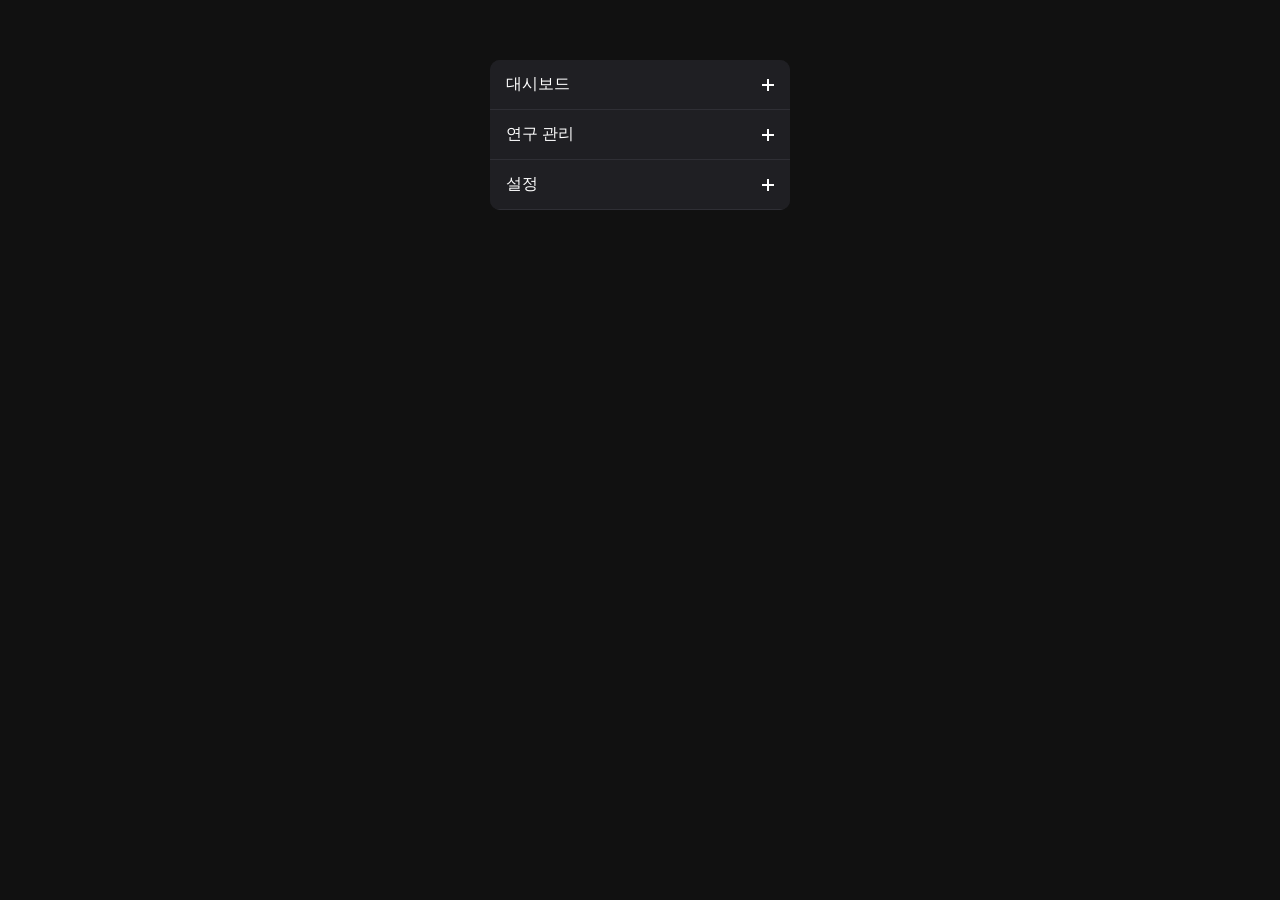
<file: prac/header0.2.html>
<!DOCTYPE html>
<html lang="ko">
<head>
<meta charset="UTF-8">
<title>CSS Navigation</title>

<style>

*{
margin:0;
padding:0;
box-sizing:border-box;
font-family:sans-serif;
}

body{
background:#111;
display:flex;
justify-content:center;
padding:60px;
color:white;
}

/* ============================= */
/* NAV */
/* ============================= */

nav{
width:300px;
background:#1f1f23;
border-radius:10px;
overflow:hidden;
}

.menu-item{
position:relative;
border-bottom:1px solid #2f2f35;
}

/* 숨겨진 focus input */
.focus-trap{
position:absolute;
inset:0;
opacity:0;
cursor:pointer;
z-index:2;
}

/* 메인 메뉴 */
.menu-label{
display:flex;
justify-content:space-between;
align-items:center;
padding:14px 16px;
cursor:pointer;
background:#1f1f23;
transition:background .2s;
}

/* hover 효과 */
.menu-item:hover .menu-label{
background:#2a2a30;
}

/* + 아이콘 */
.icon{
position:relative;
width:12px;
height:12px;
}

.icon::before,
.icon::after{
content:"";
position:absolute;
background:white;
transition:.3s;
}

.icon::before{
width:12px;
height:2px;
top:5px;
left:0;
}

.icon::after{
width:2px;
height:12px;
left:5px;
top:0;
}

/* ============================= */
/* SUBMENU */
/* ============================= */

.submenu{
max-height:0;
overflow:hidden;
background:#18181b;
transition:max-height .35s ease;
}

.submenu li{
padding:12px 20px;
font-size:14px;
cursor:pointer;
transition:background .2s;
}

.submenu li:hover{
background:#333;
}

/* ============================= */
/* CLICK OPEN */
/* ============================= */

.focus-trap:focus ~ .submenu{
max-height:200px;
}

/* 아이콘 + → - */

.focus-trap:focus ~ .menu-label .icon::after{
transform:rotate(90deg);
opacity:0;
}

/* ============================= */
/* hover 영역 벗어나면 닫힘 */
/* ============================= */

.menu-item:not(:hover) .focus-trap{
animation:kill-focus .001s forwards;
}

@keyframes kill-focus{
from{display:none;}
to{display:block;}
}

</style>
</head>

<body>

<nav>

<div class="menu-item">

<input class="focus-trap">

<label class="menu-label">
대시보드
<span class="icon"></span>
</label>

<ul class="submenu">
<li>통계</li>
<li>분석</li>
<li>리포트</li>
</ul>

</div>


<div class="menu-item">

<input class="focus-trap">

<label class="menu-label">
연구 관리
<span class="icon"></span>
</label>

<ul class="submenu">
<li>프로젝트</li>
<li>데이터</li>
<li>실험</li>
</ul>

</div>


<div class="menu-item">

<input class="focus-trap">

<label class="menu-label">
설정
<span class="icon"></span>
</label>

<ul class="submenu">
<li>사용자</li>
<li>권한</li>
<li>시스템</li>
</ul>

</div>

</nav>

</body>
</html>
</file>
<file: css/index.css>
* { margin: 0; padding: 0; box-sizing: border-box; color: #333; list-style: none; text-decoration: none; }
body { background-color: #f4f1eb; }
.popupcon { width: 100%; height: 100vh; animation: popup forwards .8s; position: fixed; display: flex; justify-content: center; align-items: center; background-color: #33333348; z-index: 99; }
.popup { width: 520px; height: 450px; background-color: #fff; border-radius: 10px; overflow: hidden; display: flex; align-items: center; justify-content: space-between; flex-direction: column; }
.ptop { background-color: #16213e; width: 100%; height: 50px; display: flex; justify-content: center; align-items: center; color: #ccc;  }
.imgbox { border: 2px solid #e8d5a3; width: 350px; height: 200px; }
.imgbox img { width: 100%; height: 100%; object-fit: cover; }
.pbottom { width: 425px; }
.popclose { width: 100%; padding: 10px; display: flex; justify-content: end; }
.popclose label { padding: 5px 15px; background-color: #16213e; border: none; border-radius: 5px; color: #fff; cursor: pointer; }
/* #popupclose:checked ~ .popupcon { display: none; } */
input[type="radio"]:checked + .popupcon { display: none; }
@keyframes popup {
    from { opacity: 0; }
    to { opacity: 1; }
}
/* 헤더 */
.header { position: fixed; display: flex; justify-content: center; align-items: center; width: 100%; height: 64px; background-color: #1a1a2e; z-index: 1; }
.nav { width: 1400px; height: 64px; display: flex; justify-content: space-between; align-items: center; }
.logo { width: 200px; height: 50px;overflow: hidden;  display: flex; flex-direction: row; justify-content: space-between; }
.logo img { width: 100%; height: 100%; object-fit: cover; }
.nav-a > ul { display: flex; list-style: none; }
.nav-a > ul > li { position: relative; }
.focus { position: absolute; inset: 0; opacity: 0; cursor: pointer; z-index: 2; }
.nav-a > ul > li > a { display: flex; align-items: center; gap: 6px; padding: 0 18px; height: 64px; color: #ccc; position: relative; transition: .2s ease; }
.nav-a > ul > li:hover > a { background-color: #272747; }
.underline { position: absolute; bottom: 0; left: 18px; right: 18px; height: 2px; background-color: #e8d5a3; transform: scaleX(0); transition: .3s ease; }
.np { position: relative; width: 18px; height: 18px; color: #ccc; }
.np::before { content: ''; position: absolute; width: 10px; height: 1.5px; top: 50%; left: 50%; background-color: #ccc; transform: translate(-50%, -50%); color: #ccc; }
.np::after { content: ''; position: absolute; width: 1.5px; height: 10px; top: 50%; left: 50%; background-color: #ccc; transform: translate(-50%, -50%) rotate(0deg); transition: .3s ease-in-out; color: #ccc; }
.dropdown { position: absolute; top: 100%; left: 0; width: 160px; background-color: #16213e; border-radius: 0 0 8px 8px; max-height: 0; opacity: 0; overflow: hidden; transform: translateY(-8px); transition: .3s ease; }
.dropdown li { cursor: pointer; }
.dropdown li a { color: #aaa; display: block; padding: 11px 20px; }
.dropdown li:hover { background-color: #1f2e58; }
.dropdown li:hover a { color: #e8d5a3; }
.focus:focus ~ .dropdown { max-height: 300px; opacity: 1; transform: translateY(0); pointer-events: auto; }
.focus:focus ~ a .np::after { transform: translate(-50%, -50%) rotate(90deg); }
.focus:focus ~ a .underline { transform: scaleX(1); }
.nav-a > ul > li:not(:hover) .focus { animation: kill 0.001s forwards; }
@keyframes kill {
    from { display: none; }
    to { display: block; }
}
.nav-b ul { display: flex; left: none; }
.nav-b ul li { color: #ccc; padding: 0 18px; height: 64px; display: flex; align-items: center; cursor: pointer; }
.nav-b ul li:hover { background-color: #272747; }
.loginbox, .signupbox {  position: absolute; top: 64px; right: 120px; padding: 20px 8px 8px 8px; border-top: 3px solid #e8d5a3; background-color: #fff; width: 300px; height: 250px; display: none; flex-direction: column; justify-content: space-between; }
.signupbox { height: 300px; }
.ltop { width: 100%; }
.closel { width: 80px; height: 30px; background-color: #16213e; display: flex; justify-content: center; align-items: center; border-radius: 10px; color: #ccc; }
.lbottom, .sbottom { display: flex; width: 100%; height: 150px; flex-direction: column; justify-content: space-between; align-items: center; }
.sbottom { height: 200px; }
.lbottom input, .sbottom input { padding: 10px; width: 100%; }
.lbottom button, .sbottom button { width: 100%; border: none; background-color: #16213e; color: #ccc; padding: 10px; }
.active { display: flex; }

/* 베너 */

.banner { width: 100%; height: 70vh; position: relative; overflow: hidden; }
.slide { width: 400%; height: 100%; display: flex; flex-direction: row;  }
.bg { position: relative; width: 100%; background-position: center; background-size: cover; background-repeat: no-repeat; animation: slide 9s infinite; }
.bg:nth-child(1) { background-image: url(../images/images\ \(64\).jpg); }
.bg:nth-child(2) { background-image: url(../images/images\ \(62\).jpg); }
.bg:nth-child(3) { background-image: url(../images/images\ \(50\).jpg); }
.bg:nth-child(4) { background-image: url(../images/images\ \(64\).jpg); }
@keyframes slide {
    0%, 33% { transform: translateX(0); }
    34%, 66% { transform: translateX(-100%); }
    67%, 99% { transform: translateX(-200%); }
    100% {  transform: translateX(-300%); }
}
.text { position: absolute; top: 50%; left: 5%; padding: 20px; background-color: #272747bb; border-radius: 15px; }
.bigText { font-weight: bold; font-size: 80px; color: #e8d5a3; font-family: Cambria, Cochin, Georgia, Times, 'Times New Roman', serif; }
.smallText { color: #ccc; }
.circles { position: absolute; top: 64px; right: 2%; }
.circle { width: 300px; height: 300px; background-color: #16213ea6; border-radius: 50%;position: absolute;  }
.c1 {  right: 500px; top: 60px; background-color: #e8d5a3ad; }
.c2 {  right: 200px; top: 400px; background-color: #16213ea6; }
.c3 {  right: 100px; top: -100px; background-color: #16213ea6; }
.progress { position: absolute; bottom: 0; left: 0; width: 100%; height: 4px; background-color: #a0a0a06b; }
.prog-fill { width: 0; height: 100%; background-color: #e8d5a3; animation: progbar 3s linear infinite; }
@keyframes progbar {
    from { width: 0; }
    to { width: 100%; }
}
.banner:hover .bg, .banner:hover .prog-fill{ animation-play-state: paused; }

/* 소식 */

.noticeSection { width: 100%; height: 800px; display: flex; justify-content: center; align-items: center; }
.noticeBox { width: 1400px; height: 550px; display: flex; flex-direction: column; align-items: center; }
.title { width: 1400px; margin-bottom: 50px; display: flex; justify-content: center; align-items: center; flex-direction: column; border-bottom: #16213e 2px solid; padding-bottom: 10px; }
.en { font-size: 60px; font-family: Cambria, Cochin, Georgia, Times, 'Times New Roman', serif; font-weight: bold; color: #e8d5a3; }
.ko { font-size: 20px; font-weight: bold; }
.noticeCon { width: 1200px; height: 500px; display: flex; flex-direction: column; }
.noticeBtns { width: 100%; height: 50px; display: flex; }
.nbtn { padding: 0px 14px; height: 50px; cursor: pointer; color: #d1d1d1; background-color: #16213e; filter: brightness(75%); display: flex; align-items: center; border-radius: 10px 10px 0 0; justify-content: center; margin-right: 10px; }
.notice { width: 100%; box-shadow: 0 0 20px rgba(0,0,0,0.2); background-color: #16213e; display: none; flex-direction: column; }
.nrow { width: 100%; height: 60px; border-bottom: 1px solid #ccc; display: flex; justify-content: space-between; align-items: center; flex-direction: row; padding: 5px 10px; }
.ncont { color: #ccc; font-size: 20px; }
.ncont{font-size: 14px; font-weight: 500;}
.ndate { color: #aaa; font-size: 13px;}
#n1:checked ~ .noticeSection .n1 { display: flex; }
#n2:checked ~ .noticeSection .n2 { display: flex; }
#n3:checked ~ .noticeSection .n3 { display: flex; }
#n1:checked ~ .noticeSection .nb1 { background-color: #16213e; filter: brightness(100%); transition: .2s ease; }
#n2:checked ~ .noticeSection .nb2 { background-color: #16213e; filter: brightness(100%); transition: .2s ease; }
#n3:checked ~ .noticeSection .nb3 { background-color: #16213e; filter: brightness(100%); transition: .2s ease; }

/* 자주찾는 메뉴 */

.menuSeaction { margin-top: 100px; margin-bottom: 100px; width: 100%; height: 150px; display: flex; justify-content: center; }
.menuBox { width: 1400px; height: 100%; display: flex; flex-direction: row; justify-content: space-between; }
.menucon { cursor: pointer; width: 150px; color: #ccc; border: 2px solid #ccc; height: 120px; transition: .2s ease-in-out; background-color: #16213e; display: flex; justify-content: center; align-items: center; flex-direction: column; border-radius: 5px; }
.menucon i { width: 60px; height: 60px; border-radius: 50%; background-color: #e8d5a3; color: #16213e; display: flex; justify-content: center; align-items: center; }
.menucon:hover { box-shadow: 0 0 15px rgba(0, 0, 0, 0.596); scale: 1.1; border: 2px solid #e8d5a3; }

/* 프로그램 */

.progSection { width: 100%;  display: flex; justify-content: center; align-items: center; margin-top: 100px; }
.progBox { width: 1400px; display: flex; flex-direction: column; }
.progCon { width: 1400px; height: 800px; display: flex; flex-wrap: wrap; justify-content: space-between; }
.progimg { position: relative; width: 300px; height: 350px; transition: .3s ease; }
.progimg img { width: 100%; height: 100%; }
.progCon:hover .progimg { opacity: 0.7; }
.progCon:has(.progimg:hover) .progimg:not(:hover) {scale: 0.9;}
.progimg:hover { scale: 1.1; opacity: 1 !important; }
.ptitle { position: absolute; bottom: 0; width: 100%; height: 0px; opacity: 0; transition: .2s ease; display: flex; justify-content: center; align-items: center; background-color: #16213eb4; color: #e8d5a3; border-radius: 10px 10px 0 0; }
.progimg:hover .ptitle { height: 50px; opacity: 1; }

.progcard { position: fixed; inset: 0; width: 100vw; height: 100vh; display: none; justify-content: center; align-items: center; background-color: #333333b6; z-index: 3; }
.prog { width: 400px; height: 500px; background-color: #fff; border-radius: 10px; overflow: hidden; }
.progheader { width: 100%; height: 50px; padding: 5px; background-color: #16213e; display: flex; flex-direction: row; justify-content: space-between; align-items: center; }
.progtitle { color: #ccc; font-size: 15px; }
.pclose { width: 80px; background-color: red; height: 30px; border-radius: 5px; display: flex; justify-content: center; align-items: center; color: #fff; cursor: pointer;  }
.progcont { width: 100%; height: 450px; }
.progcont img { width: 100%; height: 100%; }

#card1:checked ~ .card1 { display: flex; }
#card2:checked ~ .card2 { display: flex; }
#card3:checked ~ .card3 { display: flex; }
#card4:checked ~ .card4 { display: flex; }
#card5:checked ~ .card5 { display: flex; }
#card6:checked ~ .card6 { display: flex; }
#card7:checked ~ .card7 { display: flex; }
#card8:checked ~ .card8 { display: flex; }

/* 달력 */

.calenderSection { width: 100%; display: flex; justify-content: center; align-items: center; margin-top: 100px; margin-bottom: 150px; }
.calenderBox { width: 1400px; display: flex; flex-direction: column; align-items: center; }
.calender { width: 100%; border: 1px solid #ccc; height: 800px; display: flex; flex-direction: column; background-color: #fff; border-radius: 10px 10px 0 0; overflow: hidden; }
.caltop { width: 100%; height: 50px; display: flex; flex-direction: row; justify-content: space-between; align-items: center; background-color: #16213e; padding: 0 20px; }
.calselect { width: 1400px; display: flex; flex-direction: row; justify-content: space-between; }
#year,#month { padding: 5px; }
.calinfo { display: flex; flex-direction: row; }
.year { font-size: 35px; font-weight: bold; color: #16213e; font-family: Cambria, Cochin, Georgia, Times, 'Times New Roman', serif; margin-right: 20px; }
.month { font-size: 35px; font-weight: bold; color: #16213e; font-family: Cambria, Cochin, Georgia, Times, 'Times New Roman', serif }
.caltop div { color: #ccc; width: 150px; display: flex; justify-content: center; align-items: center; }
.calbottom { width: 100%; display: flex; flex-direction: column; }
.calrow { width: 100%; display: flex; flex-direction: row; }
.days { width: 200px; height: 150px; border: 1px solid #ccc; padding: 10px; }
.days div { font-size: 14px; }
.days:hover { background-color: #eee; }
.nextm { background-color: #eee; }

/* 추천도서 */

.recSection { width: 100%; display: flex; justify-content: center; align-items: center; }
.recBox { width: 1400px; display: flex; flex-direction: column; overflow: hidden; align-items: flex-start; }
.books { width: calc(1400px * 7); display: flex; flex-direction: row; }
.recbook { width: 1400px; height: 500px; display: flex; flex-direction: row; background-color: #fff; border-radius: 20px; overflow: hidden; }
.rLeft { width: 350px; height: 100%; }
.rLeft img { width: 100%; height: 100%; }
.rRight { width: 1050px; height: 100%; background-color: #16213e; display: flex; flex-direction: column; }
.retop { width: 100%; height: 100px; display: flex; justify-content: center; align-items: center; }
.bookNum { font-size: 15px; color: #ccc; font-weight: bold; background-color: #1f2e58;padding: 5px; border-radius: 25px; }
.remid { width: 100%; display: flex; flex-direction: column; align-items: center; }
.btitle { color: #ccc; font-size: 30px; margin-bottom: 50px; }
.author { color: #ccc; border-left: 5px solid #e8d5a3; padding-left: 10px; margin-bottom: 5px; }
.bcont { width: 940px; color: #bbb; font-size: 15px; }
.rbottom { display: flex; width: 100%; justify-content: center; margin-top: 150px; }
.rebtns { width: 940px; color: #ccc; display: flex; justify-content: space-between; }
.rebtns label { color: #ccc; background-color: #1f2e58; width: 50px; height: 50px; border-radius: 50%; display: flex; justify-content: center; align-items: center; cursor: pointer; }
.rebtns span { color: #ccc; }
.pagination { color: #ccc; }
.curpage::after {content: '1';}
#bs1:checked ~ .recSection .recbook { transform: translatex(-8400px); transition: .3s ease; }
#bs2:checked ~ .recSection .recbook { transform: translatex(-1400px); transition: .3s ease; }
#bs3:checked ~ .recSection .recbook { transform: translatex(0px); transition: .3s ease; }
#bs4:checked ~ .recSection .recbook { transform: translatex(-2800px); transition: .3s ease; }
#bs5:checked ~ .recSection .recbook { transform: translatex(-1400px); transition: .3s ease; }
#bs6:checked ~ .recSection .recbook { transform: translatex(-4200px); transition: .3s ease; }
#bs7:checked ~ .recSection .recbook { transform: translatex(-2800px); transition: .3s ease; }
#bs8:checked ~ .recSection .recbook { transform: translatex(-5600px); transition: .3s ease; }
#bs9:checked ~ .recSection .recbook { transform: translatex(-4200px); transition: .3s ease; }
#bs10:checked ~ .recSection .recbook { transform: translatex(-7000px); transition: .3s ease; }
#bs11:checked ~ .recSection .recbook { transform: translatex(-5600px); transition: .3s ease; }
#bs12:checked ~ .recSection .recbook { transform: translatex(-8400px); transition: .3s ease; }
#bs13:checked ~ .recSection .recbook { transform: translatex(-7000px); transition: .3s ease; }
#bs14:checked ~ .recSection .recbook { transform: translatex(0px); transition: .3s ease; }

#bs1:checked ~ .recSection .curpage::after { content: '7'; }
#bs2:checked ~ .recSection .curpage::after { content: '2'; }
#bs3:checked ~ .recSection .curpage::after { content: '1'; }
#bs4:checked ~ .recSection .curpage::after { content: '3'; }
#bs5:checked ~ .recSection .curpage::after { content: '2'; }
#bs6:checked ~ .recSection .curpage::after { content: '4'; }
#bs7:checked ~ .recSection .curpage::after { content: '3'; }
#bs8:checked ~ .recSection .curpage::after { content: '5'; }
#bs9:checked ~ .recSection .curpage::after { content: '4'; }
#bs10:checked ~ .recSection .curpage::after { content: '6'; }
#bs11:checked ~ .recSection .curpage::after { content: '5'; }
#bs12:checked ~ .recSection .curpage::after { content: '7'; }
#bs13:checked ~ .recSection .curpage::after { content: '6'; }
#bs14:checked ~ .recSection .curpage::after { content: '1'; }
</file>
<file: css/sub01.css>
@import url('https://fonts.googleapis.com/css2?family=Noto+Sans+KR:wght@400;500;700&display=swap');

*, *::before, *::after {
    box-sizing: border-box;
    margin: 0;
    padding: 0;
    list-style: none;
    text-decoration: none;
    color: #333;
}

body {
    font-family: 'Noto Sans KR', sans-serif;
    background: #f4f1eb;
}


/* HEADER */
.header {
    position: sticky;
    top: 0;
    display: flex;
    align-items: center;
    justify-content: center;
    background: #1a1a2e;
    padding: 0 40px;
    height: 64px;
    box-shadow: 0 2px 16px rgba(0,0,0,0.18);
    width: 100%;
    z-index: 1000;
}

.logo {
    color: #e8d5a3;
    font-size: 19px;
    font-weight: 700;
    line-height: 64px;
}

.logo a { color: #e8d5a3; }

.nav {  
    display: flex; 
    justify-content: space-between; 
    flex-direction: row;
    width: 1400px;
}

/* NAV */
.nav-a > ul {
    display: flex;
    list-style: none;
}

.nav-a > ul > li {
    position: relative;
}

/* invisible click layer */
.focus-trap {
    position: absolute;
    inset: 0;
    opacity: 0;
    cursor: pointer;
    z-index: 2;
}

/* top link */
.nav-a > ul > li > a {
    display: flex;
    align-items: center;
    gap: 6px;
    padding: 0 18px;
    height: 64px;
    color: #ccc;
    text-decoration: none;
    position: relative;
    transition: 0.2s;
}

.nav-a > ul > li > a:hover {
    background-color: #324b8f52;
}

/* underline */
.underline {
    position: absolute;
    bottom: 0;
    left: 18px;
    right: 18px;
    height: 2px;
    background: #e8d5a3;
    transform: scaleX(0);
    transition: 0.3s;
}

/* plus icon */
.np {
    position: relative;
    width: 18px;
    height: 18px;
    border: 1.5px solid currentColor;
    border-radius: 3px;
    color: #ccc;
}

.np::before {
    content: '';
    position: absolute;
    width: 10px;
    height: 1.5px;
    background: currentColor;
    top: 50%;
    left: 50%;
    transform: translate(-50%, -50%);
    color: #ccc;
}

.np::after {
    content: '';
    position: absolute;
    width: 1.5px;
    height: 10px;
    background: currentColor;
    top: 50%;
    left: 50%;
    transform: translate(-50%, -50%) rotate(0deg);
    transition: 0.3s ease-in-out;
    color: #ccc;
}

/* dropdown */
.dropdown {
    position: absolute;
    top: 100%;
    left: 0;
    min-width: 160px;
    background: #16213e;
    border-top: 2px solid #e8d5a3;
    border-radius: 0 0 8px 8px;
    overflow: hidden;

    max-height: 0;
    opacity: 0;
    transform: translateY(-8px);

    transition: 0.3s;
}

.dropdown li {
    cursor: pointer;
}

.dropdown li a {  
    color: #aaa;
    display: block;
    padding: 11px 20px;
}

.dropdown li:hover {
    background: rgba(232,213,163,0.08);
    color: #e8d5a3;
}
.dropdown li:hover a {
    color: #e8d5a3;
}

.focus-trap:focus ~ .dropdown {
    max-height: 300px;
    opacity: 1;
    transform: translateY(0);
    pointer-events: auto;
}

.focus-trap:focus ~ a .np::after {
    transform: translate(-50%, -50%) rotate(90deg);
}

.focus-trap:focus ~ a {
    color: #e8d5a3;
}

.focus-trap:focus ~ a .underline {
    transform: scaleX(1);
}

.focus-trap:focus ~ a .np {
    background: #e8d5a3;
    border-color: #e8d5a3;
}

.focus-trap:hover ~ a {
    background-color: #16213e;
}

.focus-trap:focus ~ a .np::before,
.focus-trap:focus ~ a .np::after {
    background-color: #324b8f52;
}

.nav-a > ul > li:not(:hover) .focus-trap {
    animation: kill-focus 0.001s forwards;
}

@keyframes kill-focus {
    from { display: none; }
    to { display: block; }
}

.nav-b {
    width: 200px;
    height: 64px;
    display: flex;
    flex-direction: row;
    justify-content: space-between;
}

.nav-b > li,
.nav-b > label {
    width: 100px;
    height: 50px;
    text-align: center;
    line-height: 50px;
}

.nav-b > li > a,
.nav-b > label  {
    display: block;
    width: 100px; 
    height: 64px;
    color: #ccc;
    text-align: center;
    line-height: 64px;
    cursor: pointer;
}

.nav-b > li > a:hover,
.nav-b > label:hover {
    background-color: #324b8f52
}

#loginbtn:checked ~ .header .login-modal {
    display: flex;
    flex-direction: column;
}

.login-modal,
.signup-modal {
    position: absolute;
    top: 64px;
    right: 40px;
    background-color: #fff;
    width: 300px;
    height: 220px;
    border-top: 4px solid #e8d5a3;
    padding: 20px;
    display: none;
    flex-direction: column;
    justify-content: space-between;
}

.login-modal h2,
.signup-modal h2 {
    font-size: 20px;
}

.login-modal form,
.signup-modal form {
    width: 100%;
    height: 130px;
    display: flex;
    flex-direction: column;
    justify-content: space-between;
}

.login-modal form input,
.signup-modal form input {
    padding: 8px;
}

.login-modal form button,
.signup-modal form button {
    padding: 8px;
    font-weight: bold;
    background-color: #16213e;
    color: #ccc;
    border: none;
    cursor: pointer;
}

.active { display: flex; }


.introSection { width: 100%; height: 900px; margin-top: 150px; display: flex; justify-content: center; align-items: center; }
.introCon { width: 1400px; height: 800px; }

.title { width: 1400px; height: 100px; display: flex; flex-direction: column; margin-bottom: 50px; border-bottom: 2px solid #16213e; }
.en { font-size: 45px; color: #dbbd70; font-weight: bold; display: flex; justify-content: center; align-items: center; font-family: Cambria, Cochin, Georgia, Times, 'Times New Roman', serif; }
.Bt { font-size: 19px; font-weight: bold; display: flex; align-items: center; justify-content: center; margin-bottom: 5px; color: #16213e; }
.intro { display: flex; flex-direction: row; }
.introBox { width: 1400px; height: 600px; }
.introimg { position: relative; width: 500px; height: 600px; }
.introimg img { width: 100%; height: 100%; object-fit: cover; border-radius: 10px; }
.introBox h1 { position: absolute; top: 600px; left: 160px; z-index: 1; color: #e8d5a3; rotate: 90deg; font-size: 170px; font-weight: normal; }
.introtextbox { width: 1200px; display: flex; flex-direction: column; justify-content: space-between; }
.imgbox { width: 100%; height: auto; }
.imgbox img { width: 100%; height: 100%; object-fit: cover; border-radius: 10px; }
.introtext { font-size: 19px; }

.timelineSection { width: 100%; height: 1000px; display: flex; justify-content: center; align-items: center; margin-top: 150px; }
.itimelinecon { width: 1400px; height: 900px;  }
.timeline { position: relative; padding-left: 50px; }
.timeline::before { content: ''; position: absolute;  width: 2px; height: 100%; left: 10px; background-color: #16213e;}
.timeline-item { position: relative; margin-bottom: 40px; }
.dot { position: absolute; left: -45px; top: 15px; width: 12px; height: 12px; background-color: #16213e; border-radius: 50%; transition: .2s ease; }
.content h3 { font-size: 25px; }
.timeline-item:hover .dot { background-color: #4d74df; }

.footer { width: 100%; height: 200px; background-color: #16213e; margin-top: 200px; }
.f-top { width: 100%; height: 150px; padding: 10px 20px; border-bottom: #cccccc60 solid 1px; display: flex; justify-content: space-between; flex-direction: row; }
.f-left { width: 200px; height: 100%; }
.f-logo { font-size: 25px; }
.fab::before { color: #ccc; transition: .2s ease; cursor: pointer; }
.fa-youtube:hover::before { color: red; }
.fa-twitter:hover::before { color: lightblue; }
.fa-facebook:hover::before { color: rgb(0, 0, 187); }
.f-middle { width: 200px; height: 100%; display: flex; justify-content: center; align-items: start; flex-direction: column; }
.f-middle div { color: #ccc; }
.f-right { width: 300px; height: 100%; display: flex; justify-content: center; align-items: start; flex-direction: column; }
.f-right div { color: #ccc; }
.f-bottom { width: 100%; height: 50px; display: flex; justify-content: center; align-items: center; padding: 10px 20px; }
.f-bottom div { color: #ccc; }
</file>
